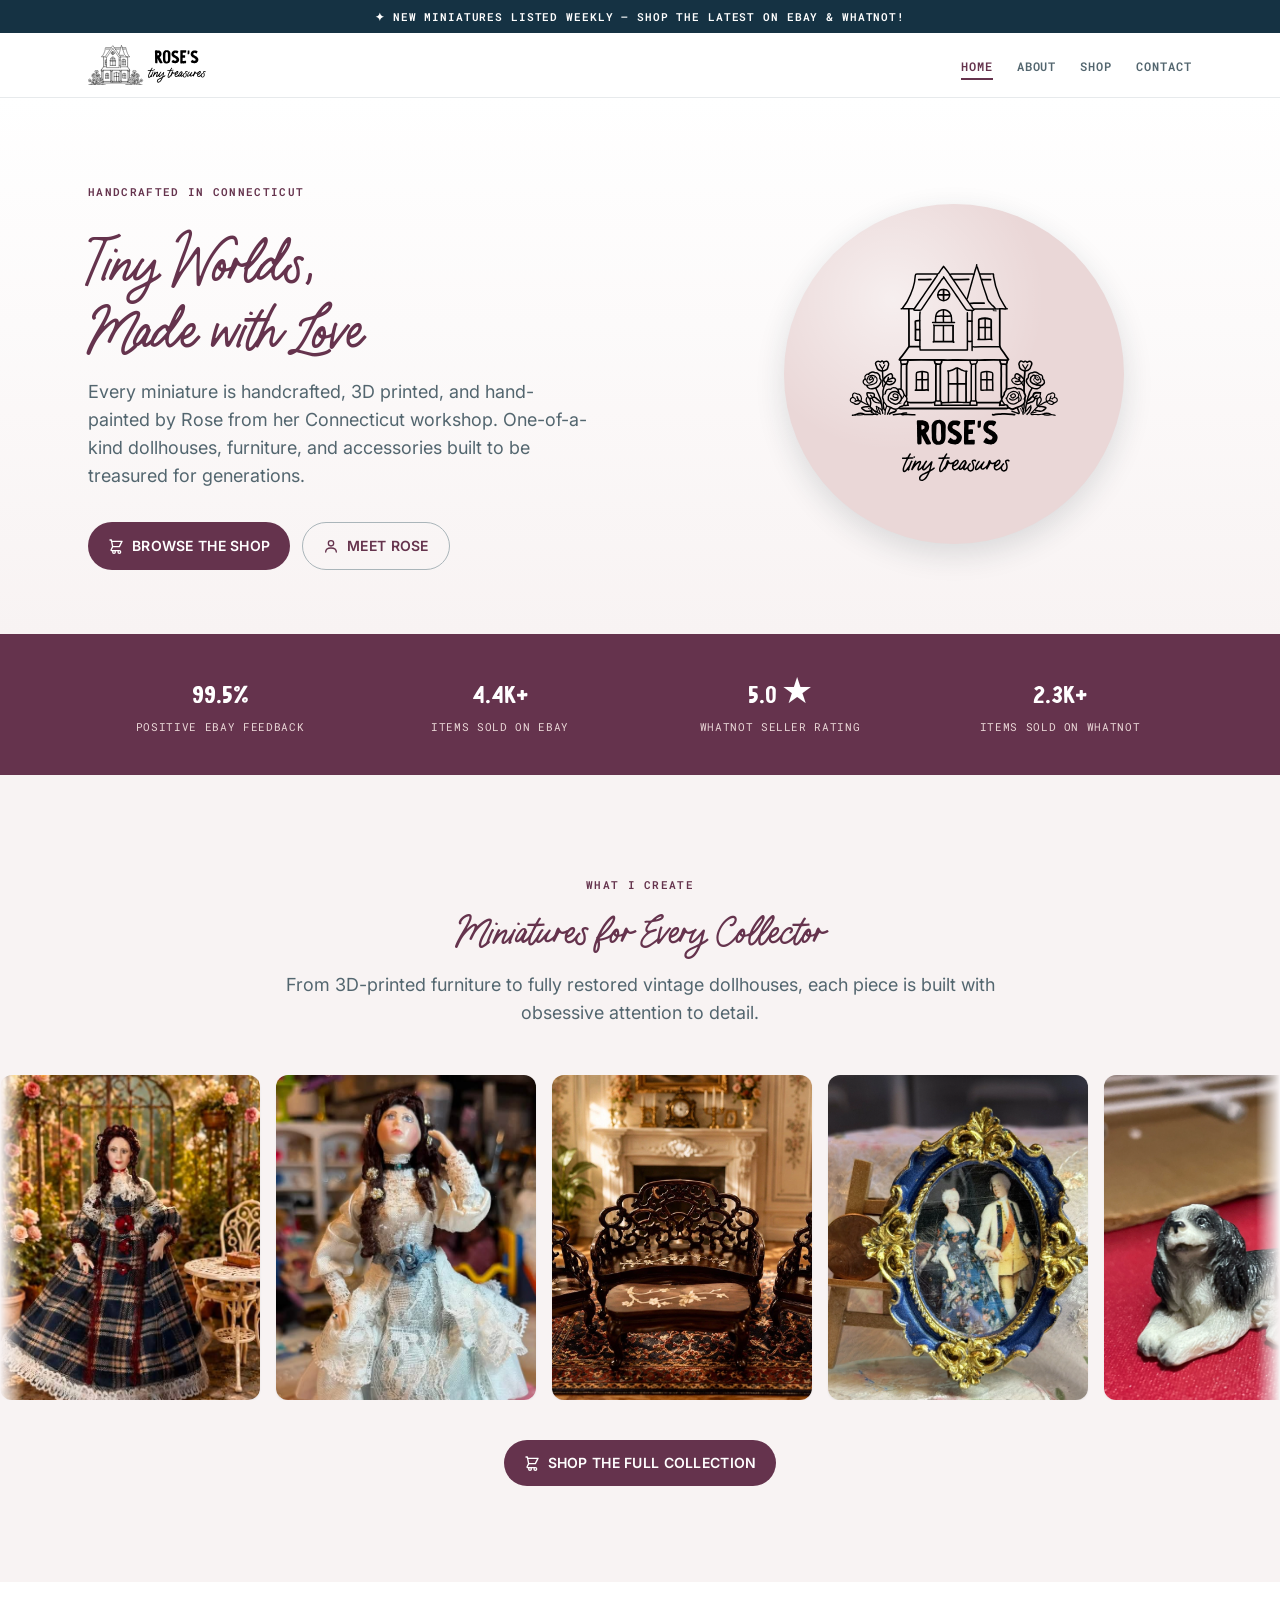
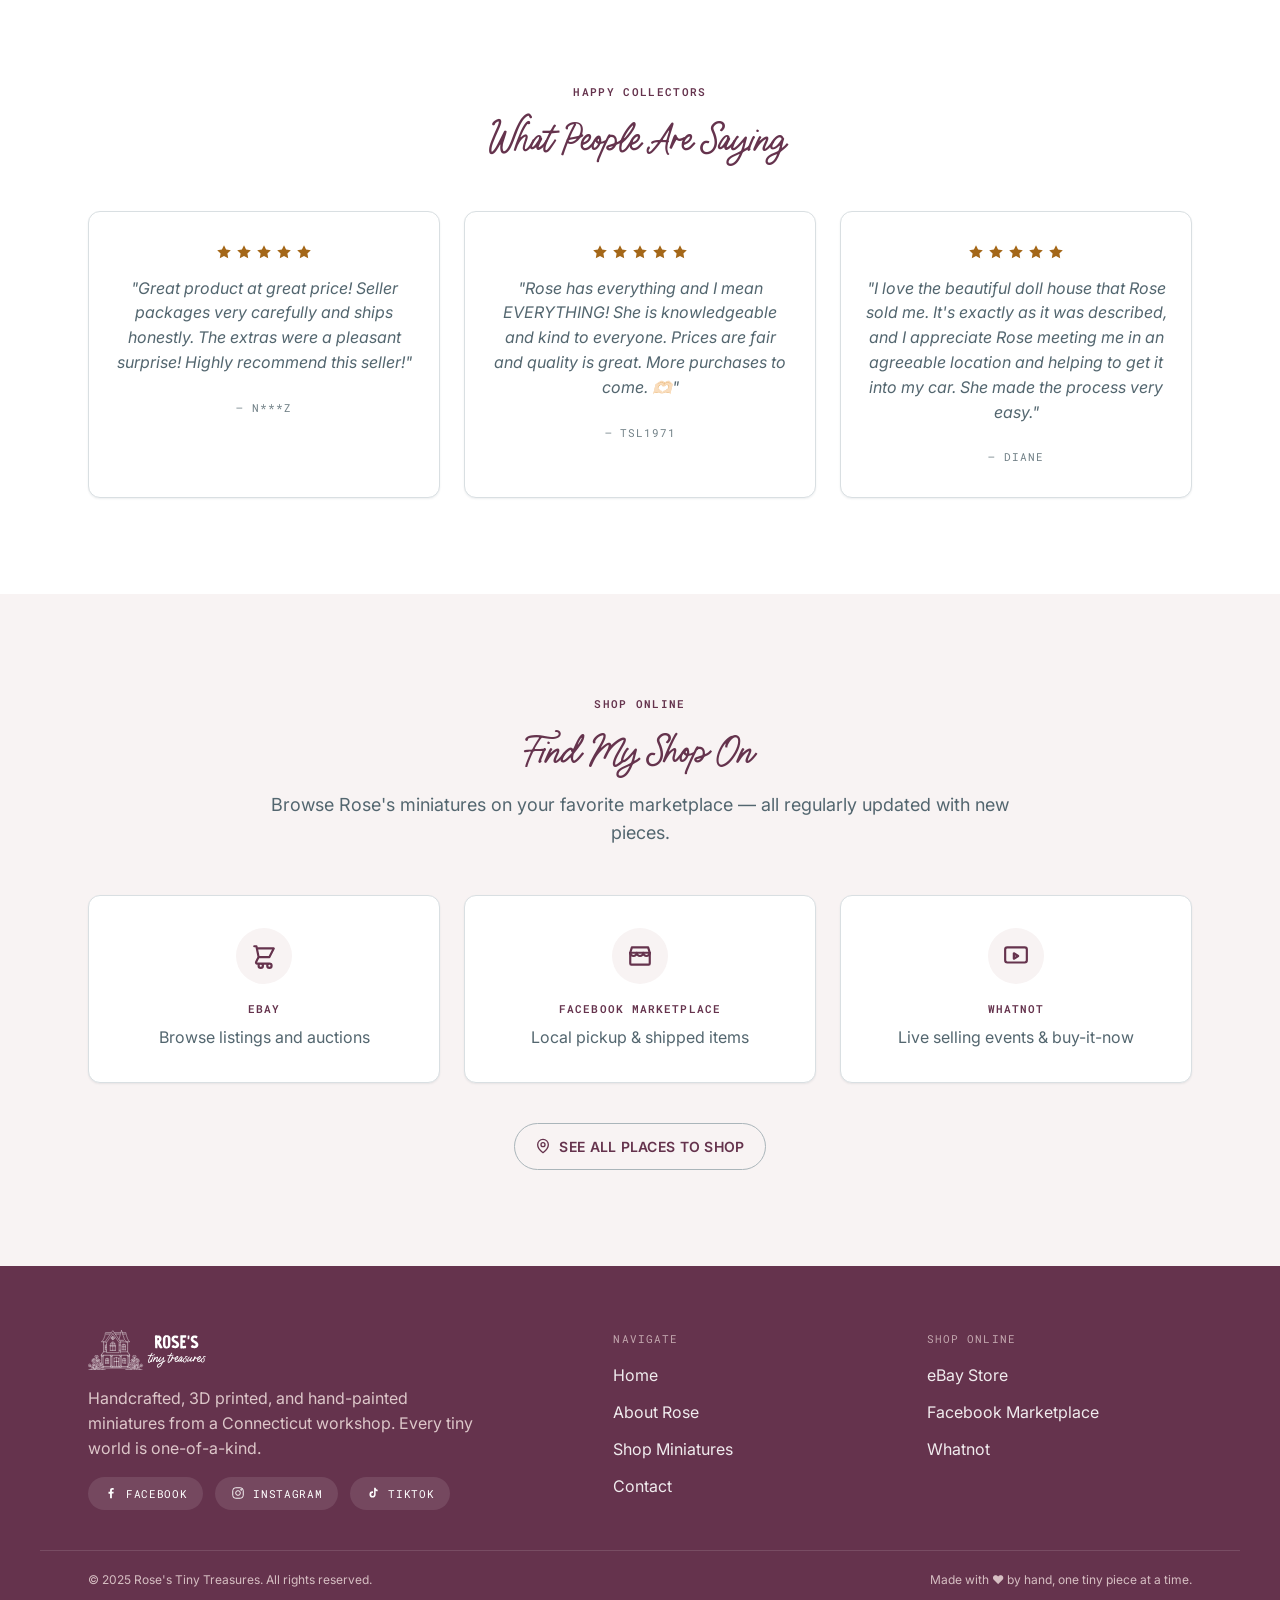
<file: index.html>
<!doctype html>
<html lang="en">
<head>
<meta charset="UTF-8" />
<meta name="viewport" content="width=device-width, initial-scale=1.0" />
<title>Rose's Tiny Treasures | Handcrafted Miniatures &amp; Dollhouses</title>
<meta name="description" content="Handcrafted, 3D printed, and hand-painted miniatures and dollhouses from Rose's Connecticut workshop. Shop on eBay, Facebook Marketplace, and Whatnot." />

<link rel="icon" type="image/svg+xml" href="assets/images/logo.svg" />

<link rel="preconnect" href="https://fonts.googleapis.com" />
<link rel="preconnect" href="https://fonts.gstatic.com" crossorigin />
<link href="https://fonts.googleapis.com/css2?family=Inter:wght@400;500;600;700&amp;family=Roboto+Mono:wght@500;600&amp;display=swap" rel="stylesheet" />

<link rel="stylesheet" href="css/fonts.css" />
<link rel="stylesheet" href="css/styles.css?v=9" />
</head>
<body>

<!-- ============ Announcement bar ============ -->
<div class="announcement">
  <div class="container announcement__inner">
    ✦ New miniatures listed weekly — shop the latest on eBay &amp; Whatnot!
  </div>
</div>

<!-- ============ Header ============ -->
<header class="site-header" id="home">
  <div class="container site-header__inner">
    <a href="#home" class="logo">
      <img class="logo__mark" src="assets/images/logo-horizontal.svg" alt="Rose's Tiny Treasures" />
    </a>

    <nav class="nav" aria-label="Primary">
      <ul class="nav__links">
        <li><a href="#home" aria-current="page">Home</a></li>
        <li><a href="pages/about.html">About</a></li>
        <li><a href="pages/shop.html">Shop</a></li>
        <li><a href="pages/contact.html">Contact</a></li>
      </ul>
    </nav>
    <button class="nav-toggle" aria-label="Open menu" aria-expanded="false" aria-controls="mobile-menu">
      <svg viewBox="0 0 24 24" fill="none" stroke="currentColor" stroke-width="2" stroke-linecap="round"><line x1="3" y1="6" x2="21" y2="6"/><line x1="3" y1="12" x2="21" y2="12"/><line x1="3" y1="18" x2="21" y2="18"/></svg>
    </button>

  </div>

  <nav id="mobile-menu" class="mobile-nav" aria-label="Mobile">
    <a href="#home">Home</a>
    <a href="pages/about.html">About</a>
    <a href="pages/shop.html">Shop</a>
    <a href="pages/contact.html" class="button button--filled">Contact</a>
  </nav>

</header>

<main id="main">

  <!-- ============ Hero ============ -->
  <section class="hero">
    <div class="container hero__inner">
      <div>
        <p class="eyebrow">
          Handcrafted in Connecticut
        </p>
        <h1 class="hero__title">Tiny Worlds,<br />Made with Love</h1>
        <p class="hero__text">Every miniature is handcrafted, 3D printed, and hand-painted by Rose from her Connecticut workshop. One-of-a-kind dollhouses, furniture, and accessories built to be treasured for generations.</p>
        <div class="hero__actions">
          <a href="pages/shop.html" class="button button--filled">
            <svg viewBox="0 0 24 24" fill="none" stroke="currentColor" stroke-width="2" stroke-linecap="round" stroke-linejoin="round"><path d="M3 3h2l.4 2M7 13h10l4-8H5.4M7 13L5.4 5M7 13l-2.3 4.6A1 1 0 0 0 5.6 19H17M17 19a2 2 0 1 0 0 4 2 2 0 0 0 0-4zM9 19a2 2 0 1 0 0 4 2 2 0 0 0 0-4z"/></svg>
            Browse the Shop
          </a>
          <a href="pages/about.html" class="button button--outlined">
            <svg viewBox="0 0 24 24" fill="none" stroke="currentColor" stroke-width="2" stroke-linecap="round" stroke-linejoin="round"><circle cx="12" cy="8" r="4"/><path d="M4 21c0-4 4-6 8-6s8 2 8 6"/></svg>
            Meet Rose
          </a>
        </div>
      </div>

      <div class="hero__art" aria-hidden="true">
        <div class="hero__art-circle">
          <img src="assets/images/logo.svg" alt="" width="220" height="220" />
        </div>
      </div>
    </div>
  </section>

  <!-- ============ Stats band ============ -->
  <section class="stats">
    <div class="container stats__grid">
      <div class="stat">
        <div class="stat__value">99.5%</div>
        <div class="stat__label">Positive eBay feedback</div>
      </div>
      <div class="stat">
        <div class="stat__value">4.4K+</div>
        <div class="stat__label">Items sold on eBay</div>
      </div>
      <div class="stat">
        <div class="stat__value">5.0 ★</div>
        <div class="stat__label">Whatnot seller rating</div>
      </div>
      <div class="stat">
        <div class="stat__value">2.3K+</div>
        <div class="stat__label">Items sold on Whatnot</div>
      </div>
    </div>
  </section>

  <!-- ============ What I Create ============ -->
  <section class="section section--alt" id="shop">
    <div class="container">
      <div class="section__head">
        <p class="eyebrow">
          What I Create
        </p>
        <h2 class="section-title">Miniatures for Every Collector</h2>
        <p class="section-subtitle">From 3D-printed furniture to fully restored vintage dollhouses, each piece is built with obsessive attention to detail.</p>
      </div>

      <div class="gallery">
        <div class="gallery__track">
        <div class="gallery__item">
          <img src="assets/images/work-doll-garden.jpg" alt="Hand-painted Victorian lady miniature by Rose, styled in a garden setting" />
        </div>
        <div class="gallery__item">
          <img src="assets/images/work-doll-front.jpg" alt="Hand-painted Victorian lady miniature by Rose, front view" />
        </div>
        <div class="gallery__item">
          <img src="assets/images/work-furniture-set.webp" alt="Hand-carved miniature Victorian parlor furniture set by Rose" />
        </div>
        <div class="gallery__item">
          <img src="assets/images/work-frame-couple-blue.webp" alt="Miniature Victorian portrait frame, hand-painted by Rose" />
        </div>
        <div class="gallery__item">
          <img src="assets/images/work-dog-figurine.webp" alt="Hand-painted miniature spaniel figurine by Rose" />
        </div>
        <div class="gallery__item">
          <img src="assets/images/work-pie-kiwi.webp" alt="Miniature kiwi tart handmade by Rose" />
        </div>
        <div class="gallery__item">
          <img src="assets/images/work-doll-back.jpg" alt="Hand-painted Victorian lady miniature by Rose, back view showing hair detail" />
        </div>
        <div class="gallery__item">
          <img src="assets/images/work-frame-marie-antoinette.webp" alt="Miniature Marie Antoinette portrait frame, hand-painted by Rose" />
        </div>
        <div class="gallery__item">
          <img src="assets/images/work-seahorse.webp" alt="3D printed and hand-painted seahorse miniature by Rose" />
        </div>
        <div class="gallery__item">
          <img src="assets/images/work-tarte-fruit.webp" alt="Miniature mixed fruit tart handmade by Rose" />
        </div>
        <div class="gallery__item">
          <img src="assets/images/work-fish-rocker.webp" alt="3D printed miniature fish rocker by Rose" />
        </div>
        <div class="gallery__item">
          <img src="assets/images/work-doll-collage.jpg" alt="A collection of Rose's hand-painted miniature dolls" />
        </div>
        <div class="gallery__item">
          <img src="assets/images/work-frame-couple-red.webp" alt="Miniature Victorian portrait frame in red and gold, hand-painted by Rose" />
        </div>
        <div class="gallery__item">
          <img src="assets/images/work-crab-figurine.webp" alt="3D printed miniature crab figurine by Rose" />
        </div>
        <div class="gallery__item">
          <img src="assets/images/work-pie-apple-crumb.webp" alt="Miniature apple crumb pie handmade by Rose" />
        </div>
        <div class="gallery__item">
          <img src="assets/images/work-lemon-board.webp" alt="Miniature lemon cutting board handmade by Rose" />
        </div>
        <div class="gallery__item">
          <img src="assets/images/work-basket.webp" alt="3D printed miniature market basket by Rose" />
        </div>
        <div class="gallery__item">
          <img src="assets/images/work-folding-screen.webp" alt="Hand-painted miniature folding screen by Rose" />
        </div>
        <div class="gallery__item">
          <img src="assets/images/work-nautical-tile-navy.jpg" alt="3D printed nautical anchor and ship's wheel tile panels by Rose" />
        </div>
        <div class="gallery__item">
          <img src="assets/images/work-octopus-frame.jpg" alt="Gold octopus medallion frame handmade by Rose" />
        </div>
        <div class="gallery__item">
          <img src="assets/images/work-frame-blue-portrait.jpg" alt="Miniature portrait in a blue and gold frame, handmade by Rose" />
        </div>
        <div class="gallery__item">
          <img src="assets/images/work-tricycle.png" alt="Hand-painted miniature tricycle toy by Rose" />
        </div>
        <div class="gallery__item">
          <img src="assets/images/work-tapestry-mirror.png" alt="Miniature gold tapestry mirror handmade by Rose" />
        </div>
        <div class="gallery__item">
          <img src="assets/images/work-doll-cream-lace.jpg" alt="Hand-painted miniature doll in a cream lace gown by Rose" />
        </div>
        <div class="gallery__item">
          <img src="assets/images/work-doll-leopard-tophat.jpg" alt="Hand-painted miniature doll in a leopard print vest and top hat by Rose" />
        </div>
        </div>
        <div class="gallery__track" aria-hidden="true">
        <div class="gallery__item">
          <img src="assets/images/work-doll-garden.jpg" alt="Hand-painted Victorian lady miniature by Rose, styled in a garden setting" />
        </div>
        <div class="gallery__item">
          <img src="assets/images/work-doll-front.jpg" alt="Hand-painted Victorian lady miniature by Rose, front view" />
        </div>
        <div class="gallery__item">
          <img src="assets/images/work-furniture-set.webp" alt="Hand-carved miniature Victorian parlor furniture set by Rose" />
        </div>
        <div class="gallery__item">
          <img src="assets/images/work-frame-couple-blue.webp" alt="Miniature Victorian portrait frame, hand-painted by Rose" />
        </div>
        <div class="gallery__item">
          <img src="assets/images/work-dog-figurine.webp" alt="Hand-painted miniature spaniel figurine by Rose" />
        </div>
        <div class="gallery__item">
          <img src="assets/images/work-pie-kiwi.webp" alt="Miniature kiwi tart handmade by Rose" />
        </div>
        <div class="gallery__item">
          <img src="assets/images/work-doll-back.jpg" alt="Hand-painted Victorian lady miniature by Rose, back view showing hair detail" />
        </div>
        <div class="gallery__item">
          <img src="assets/images/work-frame-marie-antoinette.webp" alt="Miniature Marie Antoinette portrait frame, hand-painted by Rose" />
        </div>
        <div class="gallery__item">
          <img src="assets/images/work-seahorse.webp" alt="3D printed and hand-painted seahorse miniature by Rose" />
        </div>
        <div class="gallery__item">
          <img src="assets/images/work-tarte-fruit.webp" alt="Miniature mixed fruit tart handmade by Rose" />
        </div>
        <div class="gallery__item">
          <img src="assets/images/work-fish-rocker.webp" alt="3D printed miniature fish rocker by Rose" />
        </div>
        <div class="gallery__item">
          <img src="assets/images/work-doll-collage.jpg" alt="A collection of Rose's hand-painted miniature dolls" />
        </div>
        <div class="gallery__item">
          <img src="assets/images/work-frame-couple-red.webp" alt="Miniature Victorian portrait frame in red and gold, hand-painted by Rose" />
        </div>
        <div class="gallery__item">
          <img src="assets/images/work-crab-figurine.webp" alt="3D printed miniature crab figurine by Rose" />
        </div>
        <div class="gallery__item">
          <img src="assets/images/work-pie-apple-crumb.webp" alt="Miniature apple crumb pie handmade by Rose" />
        </div>
        <div class="gallery__item">
          <img src="assets/images/work-lemon-board.webp" alt="Miniature lemon cutting board handmade by Rose" />
        </div>
        <div class="gallery__item">
          <img src="assets/images/work-basket.webp" alt="3D printed miniature market basket by Rose" />
        </div>
        <div class="gallery__item">
          <img src="assets/images/work-folding-screen.webp" alt="Hand-painted miniature folding screen by Rose" />
        </div>
        <div class="gallery__item">
          <img src="assets/images/work-nautical-tile-navy.jpg" alt="3D printed nautical anchor and ship's wheel tile panels by Rose" />
        </div>
        <div class="gallery__item">
          <img src="assets/images/work-octopus-frame.jpg" alt="Gold octopus medallion frame handmade by Rose" />
        </div>
        <div class="gallery__item">
          <img src="assets/images/work-frame-blue-portrait.jpg" alt="Miniature portrait in a blue and gold frame, handmade by Rose" />
        </div>
        <div class="gallery__item">
          <img src="assets/images/work-tricycle.png" alt="Hand-painted miniature tricycle toy by Rose" />
        </div>
        <div class="gallery__item">
          <img src="assets/images/work-tapestry-mirror.png" alt="Miniature gold tapestry mirror handmade by Rose" />
        </div>
        <div class="gallery__item">
          <img src="assets/images/work-doll-cream-lace.jpg" alt="Hand-painted miniature doll in a cream lace gown by Rose" />
        </div>
        <div class="gallery__item">
          <img src="assets/images/work-doll-leopard-tophat.jpg" alt="Hand-painted miniature doll in a leopard print vest and top hat by Rose" />
        </div>
        </div>
      </div>

      <div class="gallery__cta">
        <a href="pages/shop.html" class="button button--filled">
          <svg viewBox="0 0 24 24" fill="none" stroke="currentColor" stroke-width="2" stroke-linecap="round" stroke-linejoin="round"><path d="M3 3h2l.4 2M7 13h10l4-8H5.4M7 13L5.4 5M7 13l-2.3 4.6A1 1 0 0 0 5.6 19H17M17 19a2 2 0 1 0 0 4 2 2 0 0 0 0-4zM9 19a2 2 0 1 0 0 4 2 2 0 0 0 0-4z"/></svg>
          Shop the Full Collection
        </a>
      </div>
    </div>
  </section>

  <!-- ============ Testimonials ============ -->
  <section class="section">
    <div class="container">
      <div class="section__head">
        <p class="eyebrow">
          Happy Collectors
        </p>
        <h2 class="section-title">What People Are Saying</h2>
      </div>

      <div class="card-grid card-grid--3">
        <article class="card card--center">
          <div class="testimonial__stars" aria-hidden="true">
            <svg viewBox="0 0 20 20" fill="currentColor"><path d="M10 1.5l2.6 5.3 5.9.9-4.25 4.1 1 5.9L10 14.9l-5.25 2.8 1-5.9L1.5 7.7l5.9-.9z"/></svg>
            <svg viewBox="0 0 20 20" fill="currentColor"><path d="M10 1.5l2.6 5.3 5.9.9-4.25 4.1 1 5.9L10 14.9l-5.25 2.8 1-5.9L1.5 7.7l5.9-.9z"/></svg>
            <svg viewBox="0 0 20 20" fill="currentColor"><path d="M10 1.5l2.6 5.3 5.9.9-4.25 4.1 1 5.9L10 14.9l-5.25 2.8 1-5.9L1.5 7.7l5.9-.9z"/></svg>
            <svg viewBox="0 0 20 20" fill="currentColor"><path d="M10 1.5l2.6 5.3 5.9.9-4.25 4.1 1 5.9L10 14.9l-5.25 2.8 1-5.9L1.5 7.7l5.9-.9z"/></svg>
            <svg viewBox="0 0 20 20" fill="currentColor"><path d="M10 1.5l2.6 5.3 5.9.9-4.25 4.1 1 5.9L10 14.9l-5.25 2.8 1-5.9L1.5 7.7l5.9-.9z"/></svg>
          </div>
          <p class="testimonial__quote">"Great product at great price! Seller packages very carefully and ships honestly. The extras were a pleasant surprise! Highly recommend this seller!"</p>
          <p class="testimonial__author">— n***z</p>
        </article>
        <article class="card card--center">
          <div class="testimonial__stars" aria-hidden="true">
            <svg viewBox="0 0 20 20" fill="currentColor"><path d="M10 1.5l2.6 5.3 5.9.9-4.25 4.1 1 5.9L10 14.9l-5.25 2.8 1-5.9L1.5 7.7l5.9-.9z"/></svg>
            <svg viewBox="0 0 20 20" fill="currentColor"><path d="M10 1.5l2.6 5.3 5.9.9-4.25 4.1 1 5.9L10 14.9l-5.25 2.8 1-5.9L1.5 7.7l5.9-.9z"/></svg>
            <svg viewBox="0 0 20 20" fill="currentColor"><path d="M10 1.5l2.6 5.3 5.9.9-4.25 4.1 1 5.9L10 14.9l-5.25 2.8 1-5.9L1.5 7.7l5.9-.9z"/></svg>
            <svg viewBox="0 0 20 20" fill="currentColor"><path d="M10 1.5l2.6 5.3 5.9.9-4.25 4.1 1 5.9L10 14.9l-5.25 2.8 1-5.9L1.5 7.7l5.9-.9z"/></svg>
            <svg viewBox="0 0 20 20" fill="currentColor"><path d="M10 1.5l2.6 5.3 5.9.9-4.25 4.1 1 5.9L10 14.9l-5.25 2.8 1-5.9L1.5 7.7l5.9-.9z"/></svg>
          </div>
          <p class="testimonial__quote">"Rose has everything and I mean EVERYTHING! She is knowledgeable and kind to everyone. Prices are fair and quality is great. More purchases to come. 🫶🏻"</p>
          <p class="testimonial__author">— tsl1971</p>
        </article>
        <article class="card card--center">
          <div class="testimonial__stars" aria-hidden="true">
            <svg viewBox="0 0 20 20" fill="currentColor"><path d="M10 1.5l2.6 5.3 5.9.9-4.25 4.1 1 5.9L10 14.9l-5.25 2.8 1-5.9L1.5 7.7l5.9-.9z"/></svg>
            <svg viewBox="0 0 20 20" fill="currentColor"><path d="M10 1.5l2.6 5.3 5.9.9-4.25 4.1 1 5.9L10 14.9l-5.25 2.8 1-5.9L1.5 7.7l5.9-.9z"/></svg>
            <svg viewBox="0 0 20 20" fill="currentColor"><path d="M10 1.5l2.6 5.3 5.9.9-4.25 4.1 1 5.9L10 14.9l-5.25 2.8 1-5.9L1.5 7.7l5.9-.9z"/></svg>
            <svg viewBox="0 0 20 20" fill="currentColor"><path d="M10 1.5l2.6 5.3 5.9.9-4.25 4.1 1 5.9L10 14.9l-5.25 2.8 1-5.9L1.5 7.7l5.9-.9z"/></svg>
            <svg viewBox="0 0 20 20" fill="currentColor"><path d="M10 1.5l2.6 5.3 5.9.9-4.25 4.1 1 5.9L10 14.9l-5.25 2.8 1-5.9L1.5 7.7l5.9-.9z"/></svg>
          </div>
          <p class="testimonial__quote">"I love the beautiful doll house that Rose sold me. It's exactly as it was described, and I appreciate Rose meeting me in an agreeable location and helping to get it into my car. She made the process very easy."</p>
          <p class="testimonial__author">— Diane</p>
        </article>
      </div>
    </div>
  </section>

  <!-- ============ Find My Shop On ============ -->
  <section class="section section--alt" id="shop-online">
    <div class="container">
      <div class="section__head">
        <p class="eyebrow">
          Shop Online
        </p>
        <h2 class="section-title">Find My Shop On</h2>
        <p class="section-subtitle">Browse Rose's miniatures on your favorite marketplace — all regularly updated with new pieces.</p>
      </div>

      <div class="card-grid card-grid--3">
        <a class="card card--center" href="https://www.ebay.com/usr/rose11597" target="_blank" rel="noopener">
          <div class="card__icon" aria-hidden="true">
            <svg viewBox="0 0 24 24" fill="none" stroke="currentColor" stroke-width="2" stroke-linecap="round" stroke-linejoin="round"><path d="M3 3h2l.4 2M7 13h10l4-8H5.4M7 13L5.4 5M7 13l-2.3 4.6A1 1 0 0 0 5.6 19H17M17 19a2 2 0 1 0 0 4 2 2 0 0 0 0-4zM9 19a2 2 0 1 0 0 4 2 2 0 0 0 0-4z"/></svg>
          </div>
          <p class="card__eyebrow">eBay</p>
          <p class="card__text">Browse listings and auctions</p>
        </a>
        <a class="card card--center" href="https://www.facebook.com/marketplace/profile/100093416240074/" target="_blank" rel="noopener">
          <div class="card__icon" aria-hidden="true">
            <svg viewBox="0 0 24 24" fill="none" stroke="currentColor" stroke-width="2" stroke-linecap="round" stroke-linejoin="round"><path d="M3 9l1.5-5h15L21 9"/><path d="M3 9h18v10a1 1 0 0 1-1 1H4a1 1 0 0 1-1-1V9z"/><path d="M3 9a3 3 0 0 0 6 0 3 3 0 0 0 6 0 3 3 0 0 0 6 0"/></svg>
          </div>
          <p class="card__eyebrow">Facebook Marketplace</p>
          <p class="card__text">Local pickup &amp; shipped items</p>
        </a>
        <a class="card card--center" href="https://www.whatnot.com/s/6jd6Psl3" target="_blank" rel="noopener">
          <div class="card__icon" aria-hidden="true">
            <svg viewBox="0 0 24 24" fill="none" stroke="currentColor" stroke-width="2" stroke-linecap="round" stroke-linejoin="round"><rect x="2" y="4" width="20" height="14" rx="2"/><path d="M10 9.5v5l4-2.5z"/></svg>
          </div>
          <p class="card__eyebrow">Whatnot</p>
          <p class="card__text">Live selling events &amp; buy-it-now</p>
        </a>
      </div>

      <div class="shop-cta">
        <a href="pages/shop.html" class="button button--outlined">
          <svg viewBox="0 0 24 24" fill="none" stroke="currentColor" stroke-width="2" stroke-linecap="round" stroke-linejoin="round"><path d="M20 10c0 6-8 12-8 12s-8-6-8-12a8 8 0 0 1 16 0z"/><circle cx="12" cy="10" r="3"/></svg>
          See All Places to Shop
        </a>
      </div>
    </div>
  </section>

</main>

<!-- ============ Footer ============ -->
<footer class="site-footer" id="contact">
  <div class="container footer__grid">
    <div>
      <a href="#home" class="logo">
        <img class="logo__mark" src="assets/images/logo-horizontal.svg" alt="Rose's Tiny Treasures" />
      </a>
      <p class="footer__desc">Handcrafted, 3D printed, and hand-painted miniatures from a Connecticut workshop. Every tiny world is one-of-a-kind.</p>
      <div class="footer__social">
        <a class="social-link" href="https://www.facebook.com/rosestinytreasures" target="_blank" rel="noopener">
          <svg viewBox="0 0 24 24" fill="currentColor"><path d="M13.5 21v-8h2.7l.4-3.1h-3.1V8c0-.9.25-1.5 1.55-1.5H16.7V3.7C16.4 3.65 15.4 3.55 14.25 3.55c-2.3 0-3.85 1.4-3.85 4V10H7.7v3.1h2.7v8h3.1z"/></svg>
          Facebook
        </a>
        <a class="social-link" href="https://www.instagram.com/rosestinytreasures2024/" target="_blank" rel="noopener">
          <svg viewBox="0 0 24 24" fill="none" stroke="currentColor" stroke-width="1.6"><rect x="3" y="3" width="18" height="18" rx="5"/><circle cx="12" cy="12" r="4"/><circle cx="17.5" cy="6.5" r="1"/></svg>
          Instagram
        </a>
        <a class="social-link" href="https://www.tiktok.com/@iluvu24ever" target="_blank" rel="noopener">
          <svg viewBox="0 0 24 24" fill="currentColor"><path d="M16.5 3c.3 1.9 1.6 3.3 3.5 3.5v2.7c-1.3 0-2.5-.4-3.5-1.1v6.4a5.3 5.3 0 1 1-5.3-5.3c.3 0 .6 0 .9.1v2.8a2.5 2.5 0 1 0 1.8 2.4V3h2.6z"/></svg>
          TikTok
        </a>
      </div>
    </div>

    <div class="footer__col">
      <p class="footer__col-title">Navigate</p>
      <ul>
        <li><a href="#home">Home</a></li>
        <li><a href="pages/about.html">About Rose</a></li>
        <li><a href="pages/shop.html">Shop Miniatures</a></li>
        <li><a href="pages/contact.html">Contact</a></li>
      </ul>
    </div>

    <div class="footer__col">
      <p class="footer__col-title">Shop Online</p>
      <ul>
        <li><a href="https://www.ebay.com/usr/rose11597" target="_blank" rel="noopener">eBay Store</a></li>
        <li><a href="https://www.facebook.com/marketplace/profile/100093416240074/" target="_blank" rel="noopener">Facebook Marketplace</a></li>
        <li><a href="https://www.whatnot.com/s/6jd6Psl3" target="_blank" rel="noopener">Whatnot</a></li>
      </ul>
    </div>
  </div>

  <div class="container footer__bottom">
    <span>© 2025 Rose's Tiny Treasures. All rights reserved.</span>
    <span>Made with ♥ by hand, one tiny piece at a time.</span>
  </div>
</footer>

<script src="js/main.js?v=6"></script>
</body>
</html>
</file>
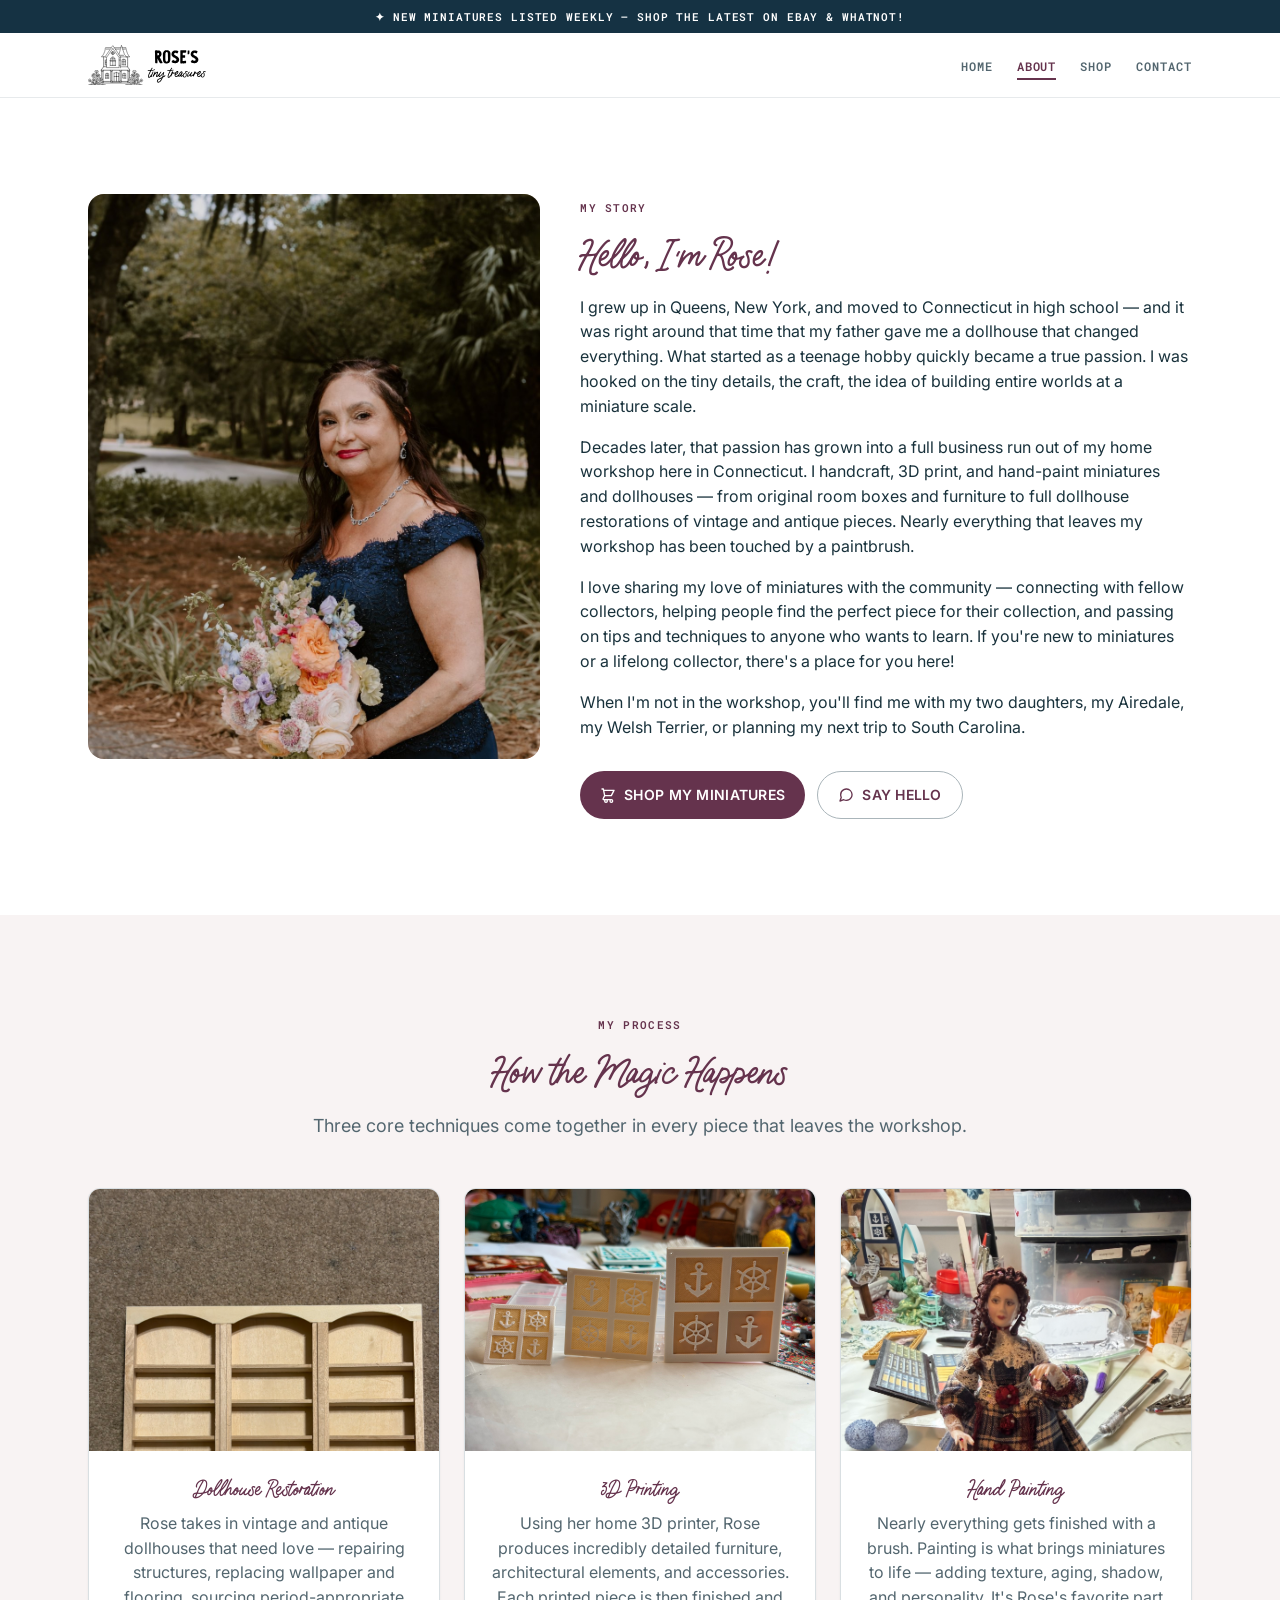
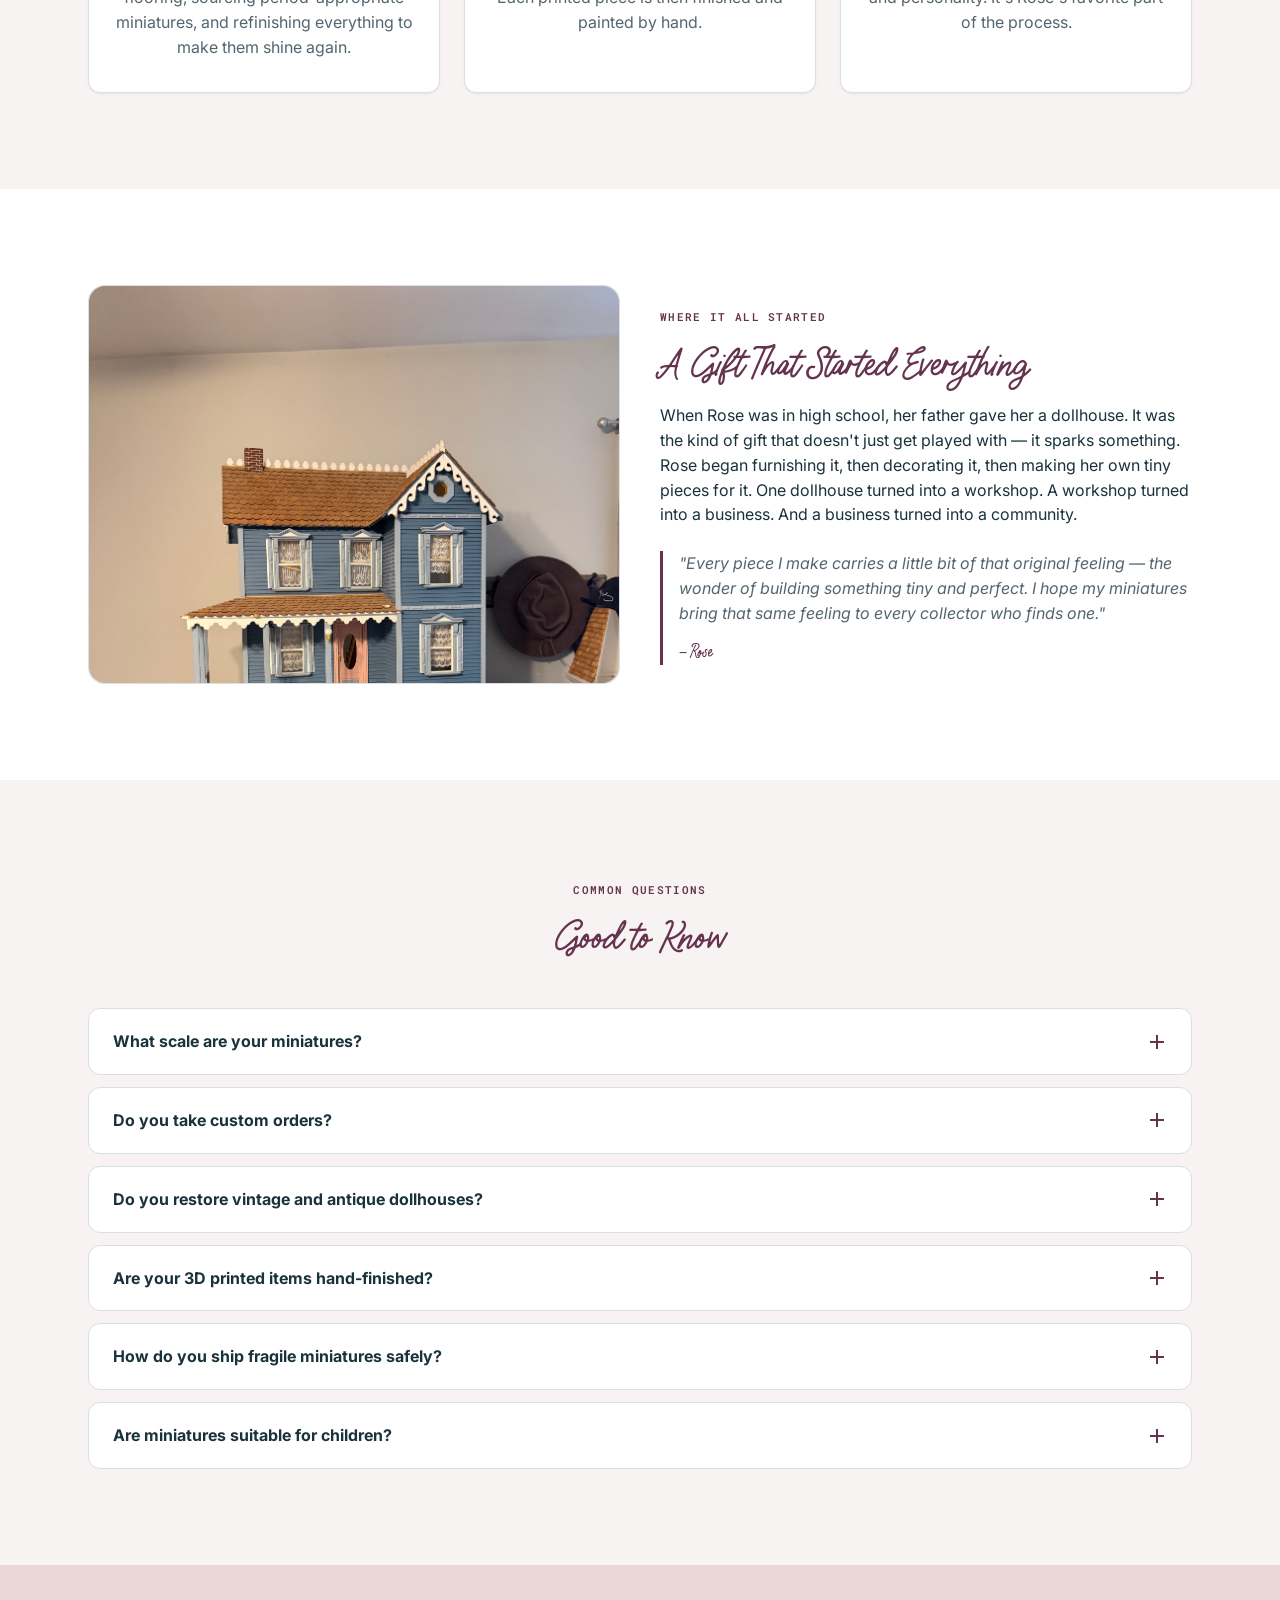
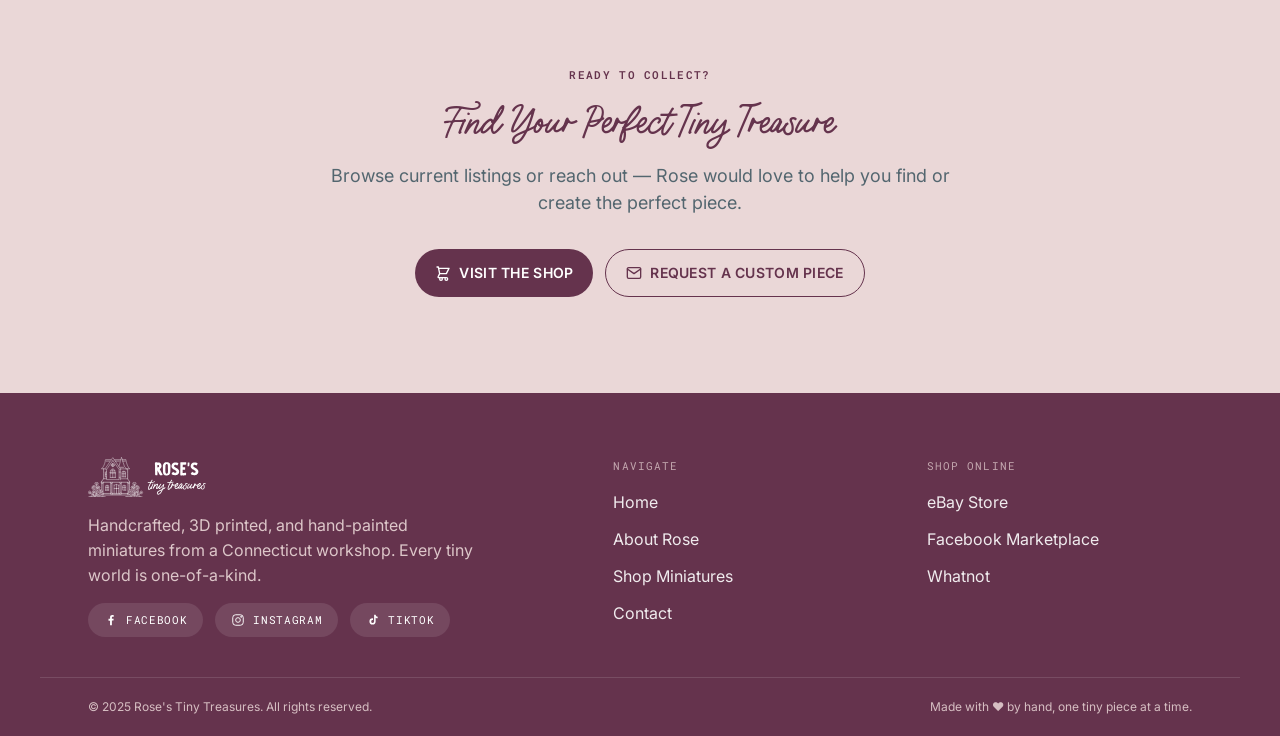
<file: pages/about.html>
<!doctype html>
<html lang="en">
<head>
<meta charset="UTF-8" />
<meta name="viewport" content="width=device-width, initial-scale=1.0" />
<title>About Rose | Rose's Tiny Treasures</title>
<meta name="description" content="Meet Rose — the maker behind Rose's Tiny Treasures. From a Queens childhood to a Connecticut workshop, every tiny world has a story." />

<link rel="icon" type="image/svg+xml" href="../assets/images/logo.svg" />

<link rel="preconnect" href="https://fonts.googleapis.com" />
<link rel="preconnect" href="https://fonts.gstatic.com" crossorigin />
<link href="https://fonts.googleapis.com/css2?family=Inter:wght@400;500;600;700&amp;family=Roboto+Mono:wght@500;600&amp;display=swap" rel="stylesheet" />

<link rel="stylesheet" href="../css/fonts.css" />
<link rel="stylesheet" href="../css/styles.css?v=9" />
</head>
<body>

<!-- ============ Announcement bar ============ -->
<div class="announcement">
  <div class="container announcement__inner">
    ✦ New miniatures listed weekly — shop the latest on eBay &amp; Whatnot!
  </div>
</div>

<!-- ============ Header ============ -->
<header class="site-header">
  <div class="container site-header__inner">
    <a href="../index.html" class="logo">
      <img class="logo__mark" src="../assets/images/logo-horizontal.svg" alt="Rose's Tiny Treasures" />
    </a>

    <nav class="nav" aria-label="Primary">
      <ul class="nav__links">
        <li><a href="../index.html">Home</a></li>
        <li><a href="about.html" aria-current="page">About</a></li>
        <li><a href="shop.html">Shop</a></li>
        <li><a href="contact.html">Contact</a></li>
      </ul>
    </nav>
    <button class="nav-toggle" aria-label="Open menu" aria-expanded="false" aria-controls="mobile-menu">
      <svg viewBox="0 0 24 24" fill="none" stroke="currentColor" stroke-width="2" stroke-linecap="round"><line x1="3" y1="6" x2="21" y2="6"/><line x1="3" y1="12" x2="21" y2="12"/><line x1="3" y1="18" x2="21" y2="18"/></svg>
    </button>

  </div>

  <nav id="mobile-menu" class="mobile-nav" aria-label="Mobile">
    <a href="../index.html">Home</a>
    <a href="about.html">About</a>
    <a href="shop.html">Shop</a>
    <a href="contact.html" class="button button--filled">Contact</a>
  </nav>

</header>

<main id="main">

  <!-- ============ My Story ============ -->
  <section class="section">
    <div class="container story__inner story">
      <div class="story__portrait">
        <img src="../assets/images/rose-portrait.jpg" alt="Rose, the maker behind Rose's Tiny Treasures" />
      </div>
      <div>
        <p class="eyebrow">
          My Story
        </p>
        <h1 class="section-title">Hello, I'm Rose!</h1>
        <p>I grew up in Queens, New York, and moved to Connecticut in high school — and it was right around that time that my father gave me a dollhouse that changed everything. What started as a teenage hobby quickly became a true passion. I was hooked on the tiny details, the craft, the idea of building entire worlds at a miniature scale.</p>
        <p>Decades later, that passion has grown into a full business run out of my home workshop here in Connecticut. I handcraft, 3D print, and hand-paint miniatures and dollhouses — from original room boxes and furniture to full dollhouse restorations of vintage and antique pieces. Nearly everything that leaves my workshop has been touched by a paintbrush.</p>
        <p>I love sharing my love of miniatures with the community — connecting with fellow collectors, helping people find the perfect piece for their collection, and passing on tips and techniques to anyone who wants to learn. If you're new to miniatures or a lifelong collector, there's a place for you here!</p>
        <p>When I'm not in the workshop, you'll find me with my two daughters, my Airedale, my Welsh Terrier, or planning my next trip to South Carolina.</p>
        <div class="story__actions">
          <a href="shop.html" class="button button--filled">
            <svg viewBox="0 0 24 24" fill="none" stroke="currentColor" stroke-width="2" stroke-linecap="round" stroke-linejoin="round"><path d="M3 3h2l.4 2M7 13h10l4-8H5.4M7 13L5.4 5M7 13l-2.3 4.6A1 1 0 0 0 5.6 19H17M17 19a2 2 0 1 0 0 4 2 2 0 0 0 0-4zM9 19a2 2 0 1 0 0 4 2 2 0 0 0 0-4z"/></svg>
            Shop My Miniatures
          </a>
          <a href="contact.html" class="button button--outlined">
            <svg viewBox="0 0 24 24" fill="none" stroke="currentColor" stroke-width="2" stroke-linecap="round" stroke-linejoin="round"><path d="M21 11.5a8.38 8.38 0 0 1-.9 3.8 8.5 8.5 0 0 1-7.6 4.7 8.38 8.38 0 0 1-3.8-.9L3 21l1.9-5.7a8.38 8.38 0 0 1-.9-3.8 8.5 8.5 0 0 1 4.7-7.6 8.38 8.38 0 0 1 3.8-.9h.5a8.48 8.48 0 0 1 8 8v.5z"/></svg>
            Say Hello
          </a>
        </div>
      </div>
    </div>
  </section>

  <!-- ============ My Process ============ -->
  <section class="section section--alt">
    <div class="container">
      <div class="section__head">
        <p class="eyebrow">
          My Process
        </p>
        <h2 class="section-title">How the Magic Happens</h2>
        <p class="section-subtitle">Three core techniques come together in every piece that leaves the workshop.</p>
      </div>

      <div class="card-grid card-grid--3">
        <article class="card card--center">
          <div class="card__media">
            <img src="../assets/images/work-bookshelf-raw.jpg" alt="An unfinished wooden dollhouse bookshelf piece in Rose's workshop, before staining and assembly" />
          </div>
          <h3 class="card__title">Dollhouse Restoration</h3>
          <p class="card__text">Rose takes in vintage and antique dollhouses that need love — repairing structures, replacing wallpaper and flooring, sourcing period-appropriate miniatures, and refinishing everything to make them shine again.</p>
        </article>
        <article class="card card--center">
          <div class="card__media">
            <img src="../assets/images/work-nautical-tile-raw.jpg" alt="Freshly 3D printed nautical tile panels by Rose, before staining and painting" />
          </div>
          <h3 class="card__title">3D Printing</h3>
          <p class="card__text">Using her home 3D printer, Rose produces incredibly detailed furniture, architectural elements, and accessories. Each printed piece is then finished and painted by hand.</p>
        </article>
        <article class="card card--center">
          <div class="card__media">
            <img src="../assets/images/work-doll-in-progress.jpg" alt="A miniature doll mid-assembly on Rose's workbench, surrounded by painting and sculpting tools" />
          </div>
          <h3 class="card__title">Hand Painting</h3>
          <p class="card__text">Nearly everything gets finished with a brush. Painting is what brings miniatures to life — adding texture, aging, shadow, and personality. It's Rose's favorite part of the process.</p>
        </article>
      </div>
    </div>
  </section>

  <!-- ============ Where It All Started ============ -->
  <section class="section origin">
    <div class="container origin__inner">
      <div class="origin__image">
        <img src="../assets/images/origin-dollhouse.jpg" alt="The Victorian dollhouse Rose's father gave her, the one that started it all" />
      </div>
      <div>
        <p class="eyebrow">Where It All Started</p>
        <h2 class="section-title">A Gift That Started Everything</h2>
        <p>When Rose was in high school, her father gave her a dollhouse. It was the kind of gift that doesn't just get played with — it sparks something. Rose began furnishing it, then decorating it, then making her own tiny pieces for it. One dollhouse turned into a workshop. A workshop turned into a business. And a business turned into a community.</p>
        <blockquote>
          "Every piece I make carries a little bit of that original feeling — the wonder of building something tiny and perfect. I hope my miniatures bring that same feeling to every collector who finds one."
          <cite>— Rose</cite>
        </blockquote>
      </div>
    </div>
  </section>

  <!-- ============ FAQ ============ -->
  <section class="section section--alt" id="faq">
    <div class="container">
      <div class="section__head">
        <p class="eyebrow">
          Common Questions
        </p>
        <h2 class="section-title">Good to Know</h2>
      </div>

      <div class="faq">
        <details class="faq__item">
          <summary>What scale are your miniatures?<span class="faq__toggle"></span></summary>
          <p>Most pieces are 1:12 scale (1 inch = 1 foot), the most common dollhouse scale. Some items are made in 1:6 or 1:24 — the listing will always specify. Have a specific scale in mind? Just ask!</p>
        </details>
        <details class="faq__item">
          <summary>Do you take custom orders?<span class="faq__toggle"></span></summary>
          <p>Absolutely! Custom work is a big part of what Rose does. Whether you have a vision for a room box, need a specific piece of furniture, or want a dollhouse restored — reach out through the contact page.</p>
        </details>
        <details class="faq__item">
          <summary>Do you restore vintage and antique dollhouses?<span class="faq__toggle"></span></summary>
          <p>Yes — dollhouse restoration is one of Rose's specialties. If you have a dollhouse that needs repair, refinishing, new wallpaper, flooring, or furnishing, get in touch and describe its current condition.</p>
        </details>
        <details class="faq__item">
          <summary>Are your 3D printed items hand-finished?<span class="faq__toggle"></span></summary>
          <p>Every single one. Rose prints the base forms, then sands, primes, hand-paints, and details each piece herself. The hand-painting is what makes them special.</p>
        </details>
        <details class="faq__item">
          <summary>How do you ship fragile miniatures safely?<span class="faq__toggle"></span></summary>
          <p>Rose takes packaging very seriously. Every piece is carefully wrapped, cushioned, and boxed — fragile items get double-boxed when needed.</p>
        </details>
        <details class="faq__item">
          <summary>Are miniatures suitable for children?<span class="faq__toggle"></span></summary>
          <p>Rose's miniatures are created for adult collectors and display. Many pieces are delicate and contain very small parts. They are best enjoyed as decorative collectibles, not toys.</p>
        </details>
      </div>
    </div>
  </section>

  <!-- ============ CTA band ============ -->
  <section class="section cta-band">
    <div class="container">
      <p class="eyebrow">Ready to Collect?</p>
      <h2 class="section-title">Find Your Perfect Tiny Treasure</h2>
      <p class="section-subtitle">Browse current listings or reach out — Rose would love to help you find or create the perfect piece.</p>
      <div class="cta-band__actions">
        <a href="shop.html" class="button button--filled">
          <svg viewBox="0 0 24 24" fill="none" stroke="currentColor" stroke-width="2" stroke-linecap="round" stroke-linejoin="round"><path d="M3 3h2l.4 2M7 13h10l4-8H5.4M7 13L5.4 5M7 13l-2.3 4.6A1 1 0 0 0 5.6 19H17M17 19a2 2 0 1 0 0 4 2 2 0 0 0 0-4zM9 19a2 2 0 1 0 0 4 2 2 0 0 0 0-4z"/></svg>
          Visit the Shop
        </a>
        <a href="contact.html" class="button button--outlined">
          <svg viewBox="0 0 24 24" fill="none" stroke="currentColor" stroke-width="2" stroke-linecap="round" stroke-linejoin="round"><path d="M22 6l-10 7L2 6"/><rect x="2" y="4" width="20" height="16" rx="2"/></svg>
          Request a Custom Piece
        </a>
      </div>
    </div>
  </section>

</main>

<!-- ============ Footer ============ -->
<footer class="site-footer" id="contact">
  <div class="container footer__grid">
    <div>
      <a href="../index.html" class="logo">
        <img class="logo__mark" src="../assets/images/logo-horizontal.svg" alt="Rose's Tiny Treasures" />
      </a>
      <p class="footer__desc">Handcrafted, 3D printed, and hand-painted miniatures from a Connecticut workshop. Every tiny world is one-of-a-kind.</p>
      <div class="footer__social">
        <a class="social-link" href="https://www.facebook.com/rosestinytreasures" target="_blank" rel="noopener">
          <svg viewBox="0 0 24 24" fill="currentColor"><path d="M13.5 21v-8h2.7l.4-3.1h-3.1V8c0-.9.25-1.5 1.55-1.5H16.7V3.7C16.4 3.65 15.4 3.55 14.25 3.55c-2.3 0-3.85 1.4-3.85 4V10H7.7v3.1h2.7v8h3.1z"/></svg>
          Facebook
        </a>
        <a class="social-link" href="https://www.instagram.com/rosestinytreasures2024/" target="_blank" rel="noopener">
          <svg viewBox="0 0 24 24" fill="none" stroke="currentColor" stroke-width="1.6"><rect x="3" y="3" width="18" height="18" rx="5"/><circle cx="12" cy="12" r="4"/><circle cx="17.5" cy="6.5" r="1"/></svg>
          Instagram
        </a>
        <a class="social-link" href="https://www.tiktok.com/@iluvu24ever" target="_blank" rel="noopener">
          <svg viewBox="0 0 24 24" fill="currentColor"><path d="M16.5 3c.3 1.9 1.6 3.3 3.5 3.5v2.7c-1.3 0-2.5-.4-3.5-1.1v6.4a5.3 5.3 0 1 1-5.3-5.3c.3 0 .6 0 .9.1v2.8a2.5 2.5 0 1 0 1.8 2.4V3h2.6z"/></svg>
          TikTok
        </a>
      </div>
    </div>

    <div class="footer__col">
      <p class="footer__col-title">Navigate</p>
      <ul>
        <li><a href="../index.html">Home</a></li>
        <li><a href="about.html">About Rose</a></li>
        <li><a href="shop.html">Shop Miniatures</a></li>
        <li><a href="contact.html">Contact</a></li>
      </ul>
    </div>

    <div class="footer__col">
      <p class="footer__col-title">Shop Online</p>
      <ul>
        <li><a href="https://www.ebay.com/usr/rose11597" target="_blank" rel="noopener">eBay Store</a></li>
        <li><a href="https://www.facebook.com/marketplace/profile/100093416240074/" target="_blank" rel="noopener">Facebook Marketplace</a></li>
        <li><a href="https://www.whatnot.com/s/6jd6Psl3" target="_blank" rel="noopener">Whatnot</a></li>
      </ul>
    </div>
  </div>

  <div class="container footer__bottom">
    <span>© 2025 Rose's Tiny Treasures. All rights reserved.</span>
    <span>Made with ♥ by hand, one tiny piece at a time.</span>
  </div>
</footer>

<script src="../js/main.js?v=6"></script>
</body>
</html>
</file>
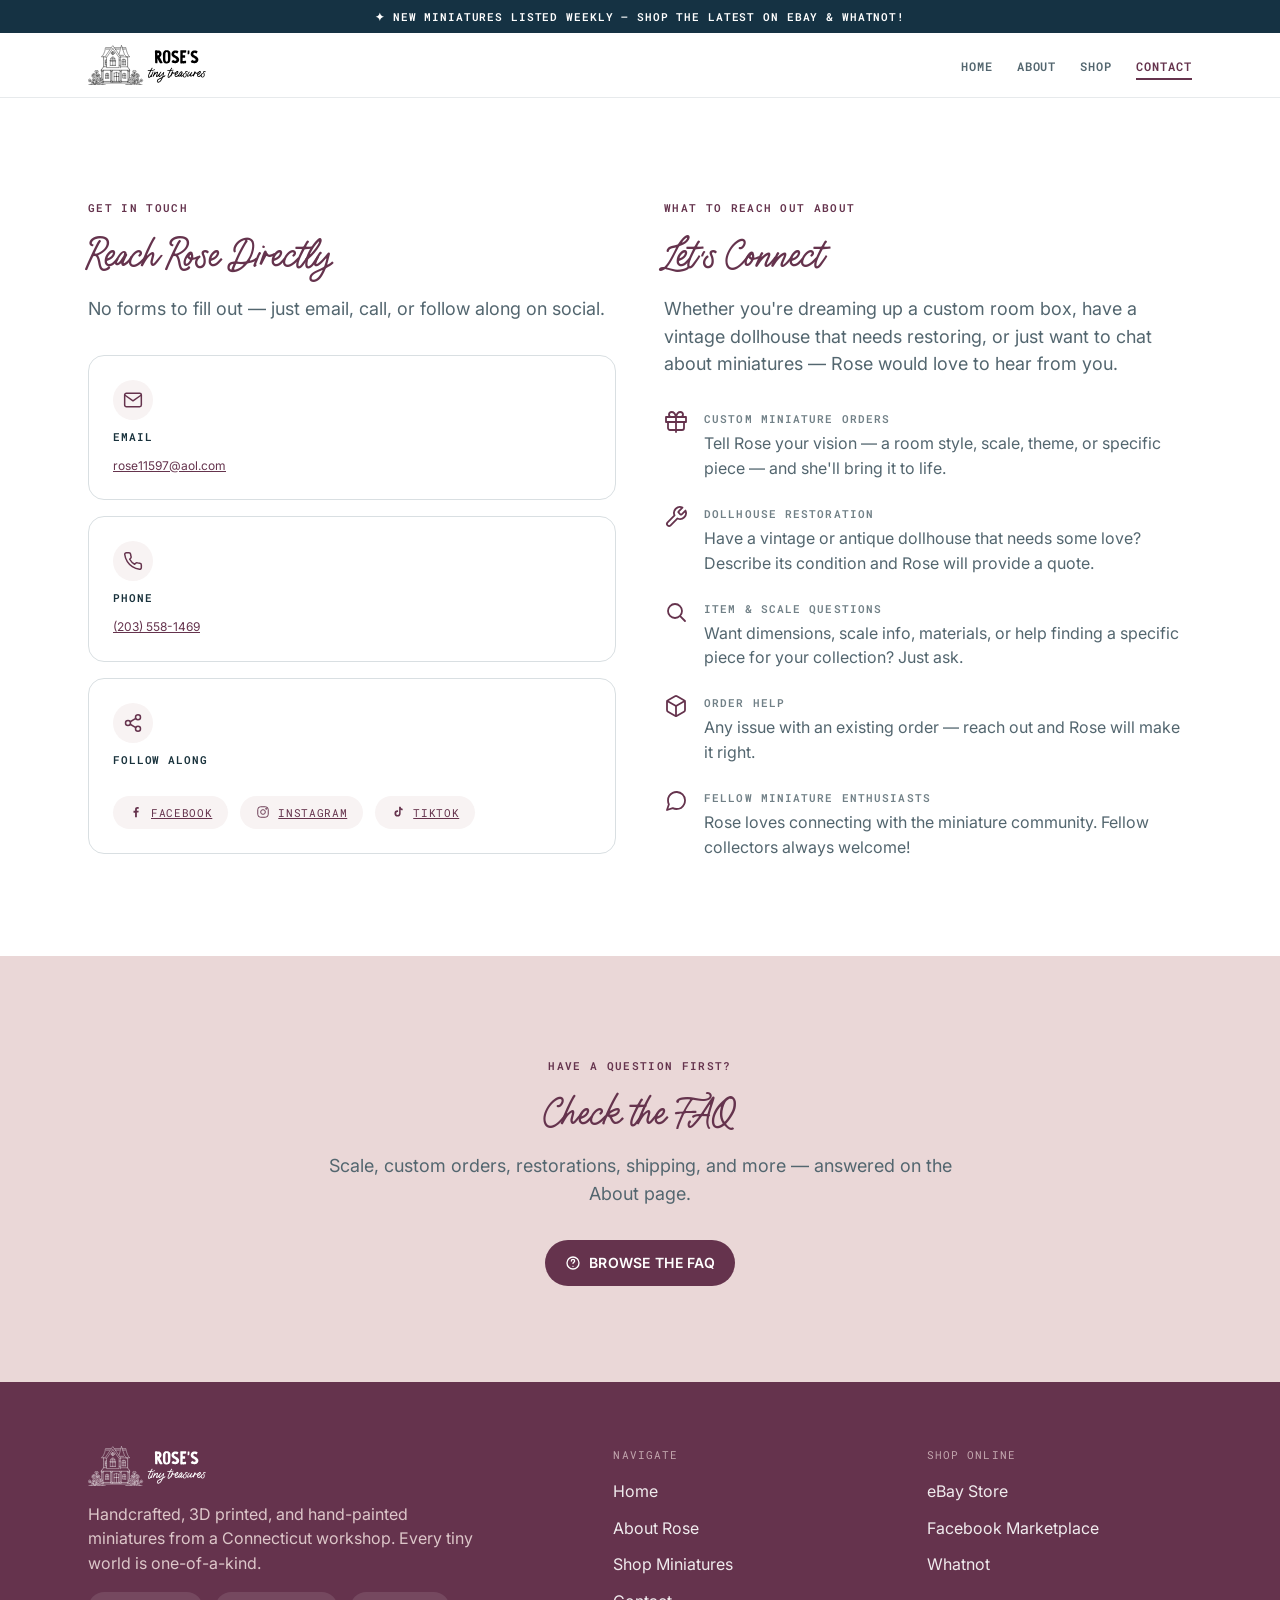
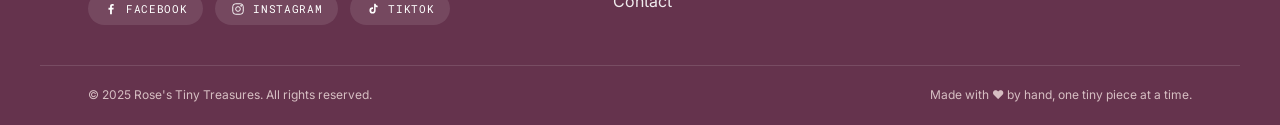
<file: pages/contact.html>
<!doctype html>
<html lang="en">
<head>
<meta charset="UTF-8" />
<meta name="viewport" content="width=device-width, initial-scale=1.0" />
<title>Contact | Rose's Tiny Treasures</title>
<meta name="description" content="Get in touch with Rose — by email, phone, Facebook, or Instagram — for questions, custom orders, or to say hello." />

<link rel="icon" type="image/svg+xml" href="../assets/images/logo.svg" />

<link rel="preconnect" href="https://fonts.googleapis.com" />
<link rel="preconnect" href="https://fonts.gstatic.com" crossorigin />
<link href="https://fonts.googleapis.com/css2?family=Inter:wght@400;500;600;700&amp;family=Roboto+Mono:wght@500;600&amp;display=swap" rel="stylesheet" />

<link rel="stylesheet" href="../css/fonts.css" />
<link rel="stylesheet" href="../css/styles.css?v=9" />
</head>
<body>

<!-- ============ Announcement bar ============ -->
<div class="announcement">
  <div class="container announcement__inner">
    ✦ New miniatures listed weekly — shop the latest on eBay &amp; Whatnot!
  </div>
</div>

<!-- ============ Header ============ -->
<header class="site-header">
  <div class="container site-header__inner">
    <a href="../index.html" class="logo">
      <img class="logo__mark" src="../assets/images/logo-horizontal.svg" alt="Rose's Tiny Treasures" />
    </a>

    <nav class="nav" aria-label="Primary">
      <ul class="nav__links">
        <li><a href="../index.html">Home</a></li>
        <li><a href="about.html">About</a></li>
        <li><a href="shop.html">Shop</a></li>
        <li><a href="contact.html" aria-current="page">Contact</a></li>
      </ul>
    </nav>
    <button class="nav-toggle" aria-label="Open menu" aria-expanded="false" aria-controls="mobile-menu">
      <svg viewBox="0 0 24 24" fill="none" stroke="currentColor" stroke-width="2" stroke-linecap="round"><line x1="3" y1="6" x2="21" y2="6"/><line x1="3" y1="12" x2="21" y2="12"/><line x1="3" y1="18" x2="21" y2="18"/></svg>
    </button>

  </div>

  <nav id="mobile-menu" class="mobile-nav" aria-label="Mobile">
    <a href="../index.html">Home</a>
    <a href="about.html">About</a>
    <a href="shop.html">Shop</a>
    <a href="contact.html" class="button button--filled">Contact</a>
  </nav>

</header>

<main id="main">

  <!-- ============ Reach Rose Directly + Let's Connect ============ -->
  <section class="section">
    <div class="container contact-grid">
      <div>
        <p class="eyebrow">
          Get in Touch
        </p>
        <h1 class="section-title">Reach Rose Directly</h1>
        <p class="section-subtitle">No forms to fill out — just email, call, or follow along on social.</p>

        <div class="contact-methods">
          <div class="contact-method-card">
            <div class="shop-sidebar__icon" aria-hidden="true">
              <svg viewBox="0 0 24 24" fill="none" stroke="currentColor" stroke-width="1.8" stroke-linecap="round" stroke-linejoin="round"><rect x="2" y="4" width="20" height="16" rx="2"/><path d="M22 6l-10 7L2 6"/></svg>
            </div>
            <p class="shop-sidebar__label">Email</p>
            <p class="shop-sidebar__text"><a href="mailto:rose11597@aol.com">rose11597@aol.com</a></p>
          </div>
          <div class="contact-method-card">
            <div class="shop-sidebar__icon" aria-hidden="true">
              <svg viewBox="0 0 24 24" fill="none" stroke="currentColor" stroke-width="1.8" stroke-linecap="round" stroke-linejoin="round"><path d="M22 16.9v3a2 2 0 0 1-2.2 2 19.8 19.8 0 0 1-8.6-3.1 19.5 19.5 0 0 1-6-6 19.8 19.8 0 0 1-3.1-8.6A2 2 0 0 1 4.1 2h3a2 2 0 0 1 2 1.7c.1 1 .3 2 .6 2.9a2 2 0 0 1-.5 2.1L8 9.9a16 16 0 0 0 6 6l1.2-1.2a2 2 0 0 1 2.1-.5c.9.3 1.9.5 2.9.6a2 2 0 0 1 1.8 2.1z"/></svg>
            </div>
            <p class="shop-sidebar__label">Phone</p>
            <p class="shop-sidebar__text"><a href="tel:+12035581469">(203) 558-1469</a></p>
          </div>
          <div class="contact-method-card">
            <div class="shop-sidebar__icon" aria-hidden="true">
              <svg viewBox="0 0 24 24" fill="none" stroke="currentColor" stroke-width="1.8" stroke-linecap="round" stroke-linejoin="round"><circle cx="18" cy="5" r="3"/><circle cx="6" cy="12" r="3"/><circle cx="18" cy="19" r="3"/><line x1="8.59" y1="13.51" x2="15.42" y2="17.49"/><line x1="15.41" y1="6.51" x2="8.59" y2="10.49"/></svg>
            </div>
            <p class="shop-sidebar__label">Follow Along</p>
            <div class="social-row">
              <a class="social-link social-link--light" href="https://www.facebook.com/rosestinytreasures" target="_blank" rel="noopener">
                <svg viewBox="0 0 24 24" fill="currentColor"><path d="M13.5 21v-8h2.7l.4-3.1h-3.1V8c0-.9.25-1.5 1.55-1.5H16.7V3.7C16.4 3.65 15.4 3.55 14.25 3.55c-2.3 0-3.85 1.4-3.85 4V10H7.7v3.1h2.7v8h3.1z"/></svg>
                Facebook
              </a>
              <a class="social-link social-link--light" href="https://www.instagram.com/rosestinytreasures2024/" target="_blank" rel="noopener">
                <svg viewBox="0 0 24 24" fill="none" stroke="currentColor" stroke-width="1.6"><rect x="3" y="3" width="18" height="18" rx="5"/><circle cx="12" cy="12" r="4"/><circle cx="17.5" cy="6.5" r="1"/></svg>
                Instagram
              </a>
              <a class="social-link social-link--light" href="https://www.tiktok.com/@iluvu24ever" target="_blank" rel="noopener">
                <svg viewBox="0 0 24 24" fill="currentColor"><path d="M16.5 3c.3 1.9 1.6 3.3 3.5 3.5v2.7c-1.3 0-2.5-.4-3.5-1.1v6.4a5.3 5.3 0 1 1-5.3-5.3c.3 0 .6 0 .9.1v2.8a2.5 2.5 0 1 0 1.8 2.4V3h2.6z"/></svg>
                TikTok
              </a>
            </div>
          </div>
        </div>
      </div>

      <div>
        <p class="eyebrow">
          What to Reach Out About
        </p>
        <h2 class="section-title">Let's Connect</h2>
        <p class="section-subtitle">Whether you're dreaming up a custom room box, have a vintage dollhouse that needs restoring, or just want to chat about miniatures — Rose would love to hear from you.</p>

        <div class="contact-list">
          <div class="contact-list__item">
            <svg class="contact-list__icon" viewBox="0 0 24 24" fill="none" stroke="currentColor" stroke-width="1.8" stroke-linecap="round" stroke-linejoin="round"><path d="M20 12v6a2 2 0 0 1-2 2H6a2 2 0 0 1-2-2v-6"/><path d="M2 7h20v5H2z"/><path d="M12 22V7"/><path d="M12 7H7.5a2.5 2.5 0 0 1 0-5C11 2 12 7 12 7z"/><path d="M12 7h4.5a2.5 2.5 0 0 0 0-5C13 2 12 7 12 7z"/></svg>
            <div>
              <p class="contact-list__label">Custom Miniature Orders</p>
              <p class="contact-list__text">Tell Rose your vision — a room style, scale, theme, or specific piece — and she'll bring it to life.</p>
            </div>
          </div>
          <div class="contact-list__item">
            <svg class="contact-list__icon" viewBox="0 0 24 24" fill="none" stroke="currentColor" stroke-width="1.8" stroke-linecap="round" stroke-linejoin="round"><path d="M14.7 6.3a1 1 0 0 0 0 1.4l1.6 1.6a1 1 0 0 0 1.4 0l3.77-3.77a6 6 0 0 1-7.94 7.94l-6.91 6.91a2.12 2.12 0 0 1-3-3l6.91-6.91a6 6 0 0 1 7.94-7.94l-3.76 3.76z"/></svg>
            <div>
              <p class="contact-list__label">Dollhouse Restoration</p>
              <p class="contact-list__text">Have a vintage or antique dollhouse that needs some love? Describe its condition and Rose will provide a quote.</p>
            </div>
          </div>
          <div class="contact-list__item">
            <svg class="contact-list__icon" viewBox="0 0 24 24" fill="none" stroke="currentColor" stroke-width="1.8" stroke-linecap="round" stroke-linejoin="round"><circle cx="11" cy="11" r="7"/><line x1="21" y1="21" x2="16.65" y2="16.65"/></svg>
            <div>
              <p class="contact-list__label">Item &amp; Scale Questions</p>
              <p class="contact-list__text">Want dimensions, scale info, materials, or help finding a specific piece for your collection? Just ask.</p>
            </div>
          </div>
          <div class="contact-list__item">
            <svg class="contact-list__icon" viewBox="0 0 24 24" fill="none" stroke="currentColor" stroke-width="1.8" stroke-linecap="round" stroke-linejoin="round"><path d="M21 16V8a2 2 0 0 0-1-1.73l-7-4a2 2 0 0 0-2 0l-7 4A2 2 0 0 0 3 8v8a2 2 0 0 0 1 1.73l7 4a2 2 0 0 0 2 0l7-4A2 2 0 0 0 21 16z"/><polyline points="3.27 6.96 12 12.01 20.73 6.96"/><line x1="12" y1="22.08" x2="12" y2="12"/></svg>
            <div>
              <p class="contact-list__label">Order Help</p>
              <p class="contact-list__text">Any issue with an existing order — reach out and Rose will make it right.</p>
            </div>
          </div>
          <div class="contact-list__item">
            <svg class="contact-list__icon" viewBox="0 0 24 24" fill="none" stroke="currentColor" stroke-width="1.8" stroke-linecap="round" stroke-linejoin="round"><path d="M21 11.5a8.38 8.38 0 0 1-.9 3.8 8.5 8.5 0 0 1-7.6 4.7 8.38 8.38 0 0 1-3.8-.9L3 21l1.9-5.7a8.38 8.38 0 0 1-.9-3.8 8.5 8.5 0 0 1 4.7-7.6 8.38 8.38 0 0 1 3.8-.9h.5a8.48 8.48 0 0 1 8 8v.5z"/></svg>
            <div>
              <p class="contact-list__label">Fellow Miniature Enthusiasts</p>
              <p class="contact-list__text">Rose loves connecting with the miniature community. Fellow collectors always welcome!</p>
            </div>
          </div>
        </div>
      </div>
    </div>
  </section>

  <!-- ============ CTA band ============ -->
  <section class="section cta-band">
    <div class="container">
      <p class="eyebrow">Have a Question First?</p>
      <h2 class="section-title">Check the FAQ</h2>
      <p class="section-subtitle">Scale, custom orders, restorations, shipping, and more — answered on the About page.</p>
      <div class="cta-band__actions">
        <a href="about.html#faq" class="button button--filled">
          <svg viewBox="0 0 24 24" fill="none" stroke="currentColor" stroke-width="2" stroke-linecap="round" stroke-linejoin="round"><circle cx="12" cy="12" r="9"/><path d="M9.5 9a2.5 2.5 0 0 1 5 0c0 1.5-2 2-2.5 3.5"/><line x1="12" y1="17" x2="12.01" y2="17"/></svg>
          Browse the FAQ
        </a>
      </div>
    </div>
  </section>

</main>

<!-- ============ Footer ============ -->
<footer class="site-footer">
  <div class="container footer__grid">
    <div>
      <a href="../index.html" class="logo">
        <img class="logo__mark" src="../assets/images/logo-horizontal.svg" alt="Rose's Tiny Treasures" />
      </a>
      <p class="footer__desc">Handcrafted, 3D printed, and hand-painted miniatures from a Connecticut workshop. Every tiny world is one-of-a-kind.</p>
      <div class="footer__social">
        <a class="social-link" href="https://www.facebook.com/rosestinytreasures" target="_blank" rel="noopener">
          <svg viewBox="0 0 24 24" fill="currentColor"><path d="M13.5 21v-8h2.7l.4-3.1h-3.1V8c0-.9.25-1.5 1.55-1.5H16.7V3.7C16.4 3.65 15.4 3.55 14.25 3.55c-2.3 0-3.85 1.4-3.85 4V10H7.7v3.1h2.7v8h3.1z"/></svg>
          Facebook
        </a>
        <a class="social-link" href="https://www.instagram.com/rosestinytreasures2024/" target="_blank" rel="noopener">
          <svg viewBox="0 0 24 24" fill="none" stroke="currentColor" stroke-width="1.6"><rect x="3" y="3" width="18" height="18" rx="5"/><circle cx="12" cy="12" r="4"/><circle cx="17.5" cy="6.5" r="1"/></svg>
          Instagram
        </a>
        <a class="social-link" href="https://www.tiktok.com/@iluvu24ever" target="_blank" rel="noopener">
          <svg viewBox="0 0 24 24" fill="currentColor"><path d="M16.5 3c.3 1.9 1.6 3.3 3.5 3.5v2.7c-1.3 0-2.5-.4-3.5-1.1v6.4a5.3 5.3 0 1 1-5.3-5.3c.3 0 .6 0 .9.1v2.8a2.5 2.5 0 1 0 1.8 2.4V3h2.6z"/></svg>
          TikTok
        </a>
      </div>
    </div>

    <div class="footer__col">
      <p class="footer__col-title">Navigate</p>
      <ul>
        <li><a href="../index.html">Home</a></li>
        <li><a href="about.html">About Rose</a></li>
        <li><a href="shop.html">Shop Miniatures</a></li>
        <li><a href="contact.html">Contact</a></li>
      </ul>
    </div>

    <div class="footer__col">
      <p class="footer__col-title">Shop Online</p>
      <ul>
        <li><a href="https://www.ebay.com/usr/rose11597" target="_blank" rel="noopener">eBay Store</a></li>
        <li><a href="https://www.facebook.com/marketplace/profile/100093416240074/" target="_blank" rel="noopener">Facebook Marketplace</a></li>
        <li><a href="https://www.whatnot.com/s/6jd6Psl3" target="_blank" rel="noopener">Whatnot</a></li>
      </ul>
    </div>
  </div>

  <div class="container footer__bottom">
    <span>© 2025 Rose's Tiny Treasures. All rights reserved.</span>
    <span>Made with ♥ by hand, one tiny piece at a time.</span>
  </div>
</footer>

<script src="../js/main.js?v=6"></script>
</body>
</html>
</file>
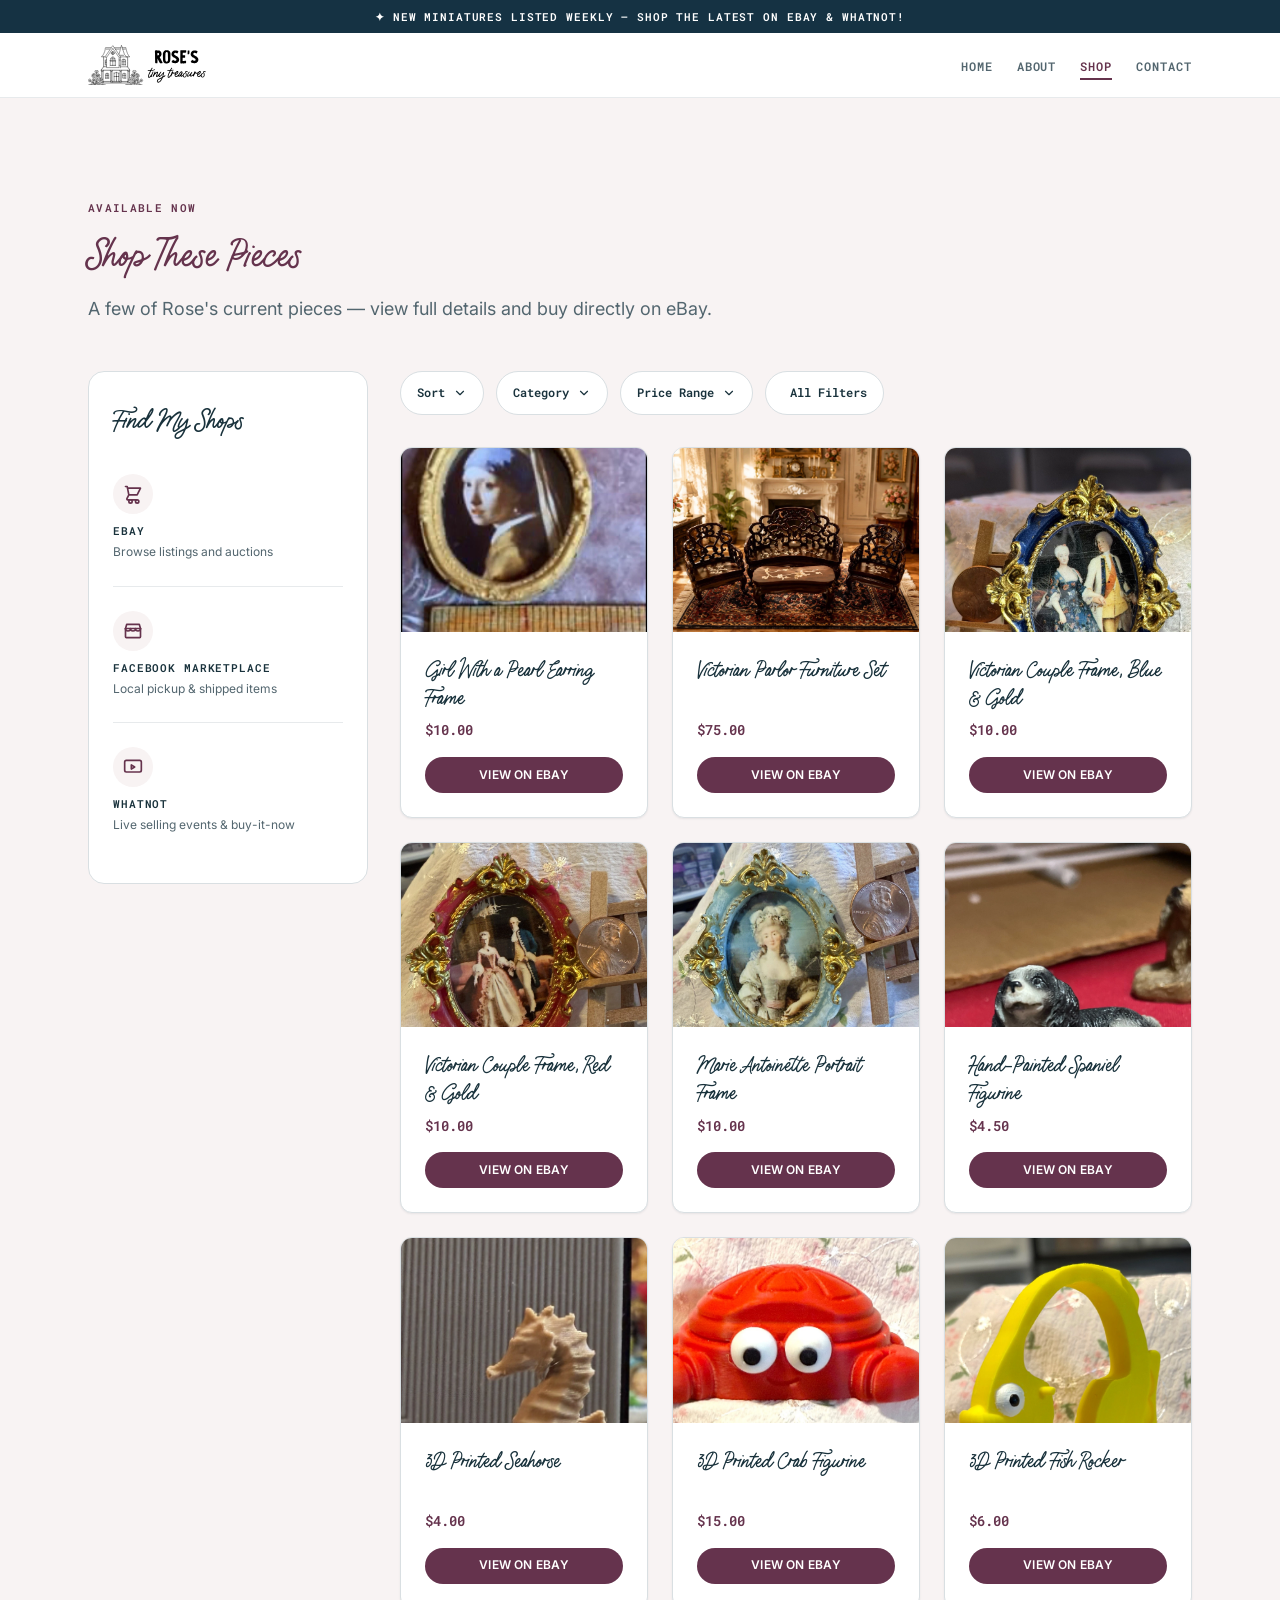
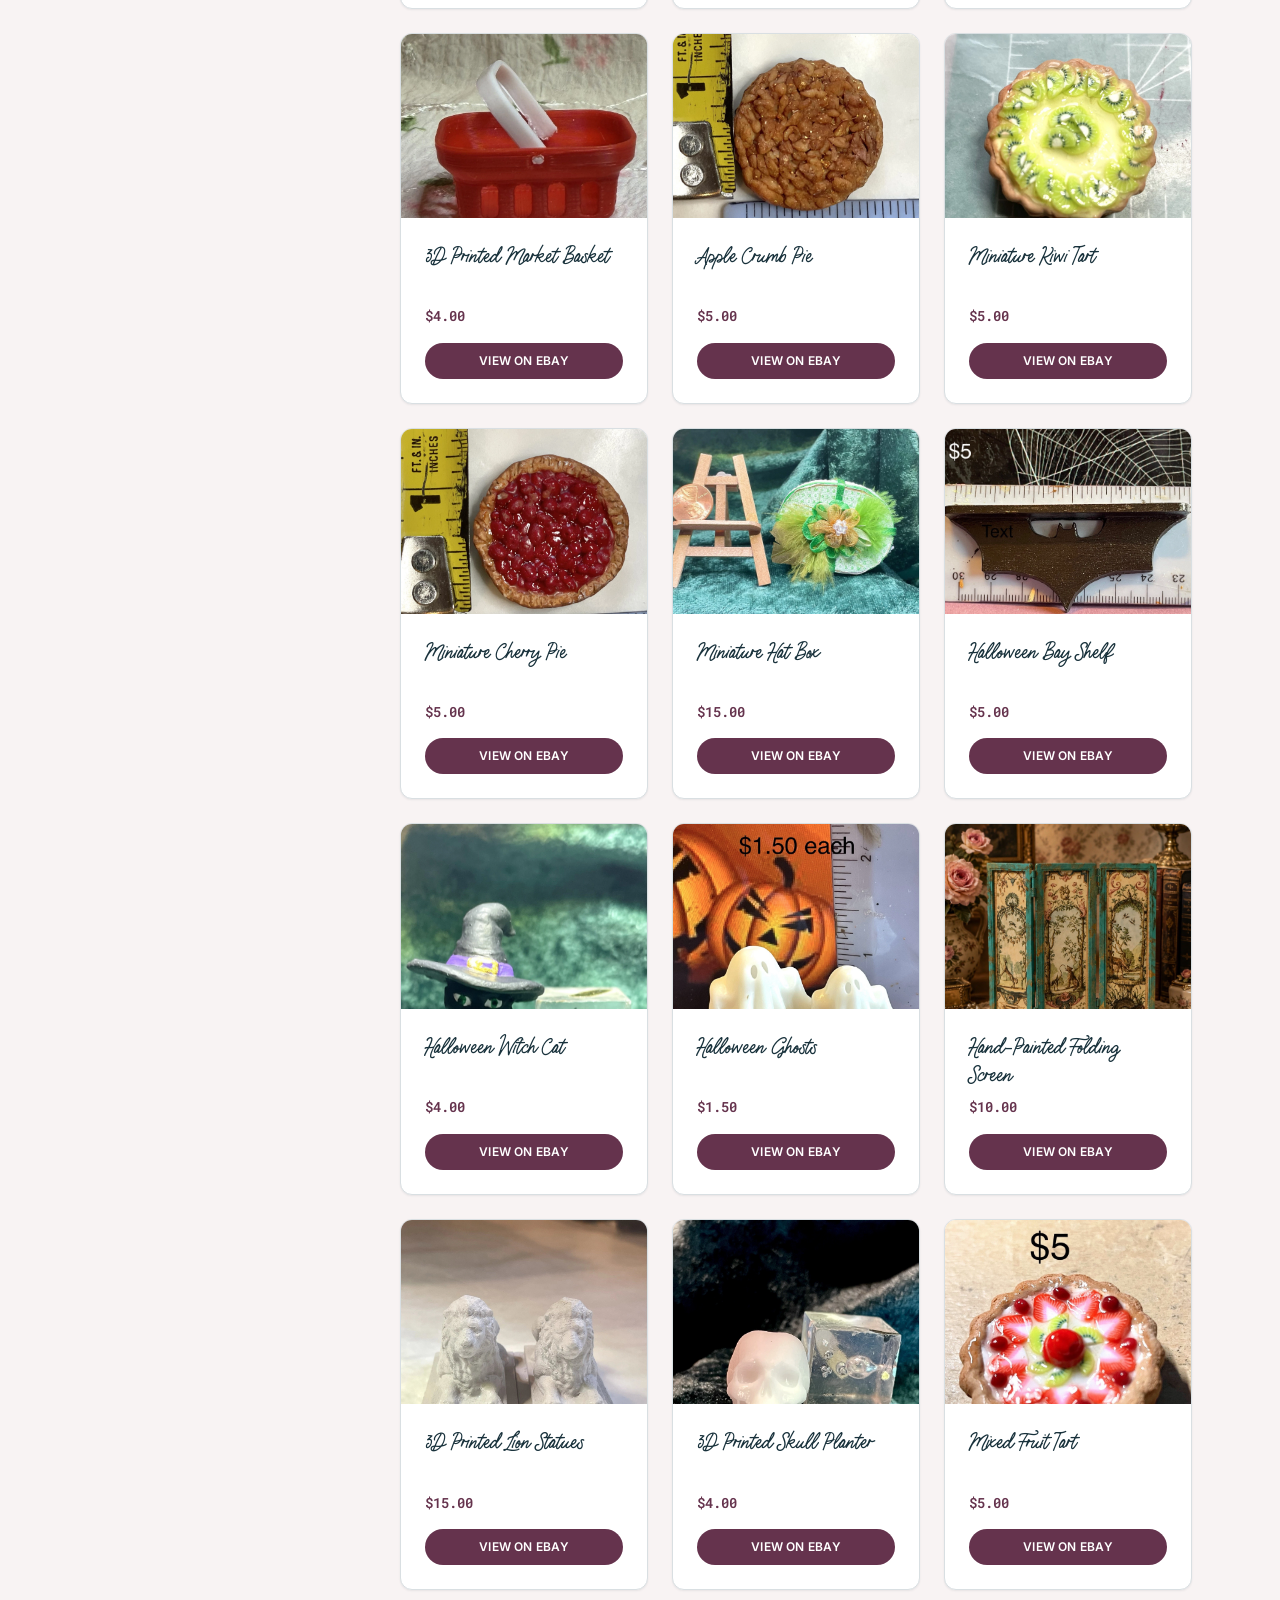
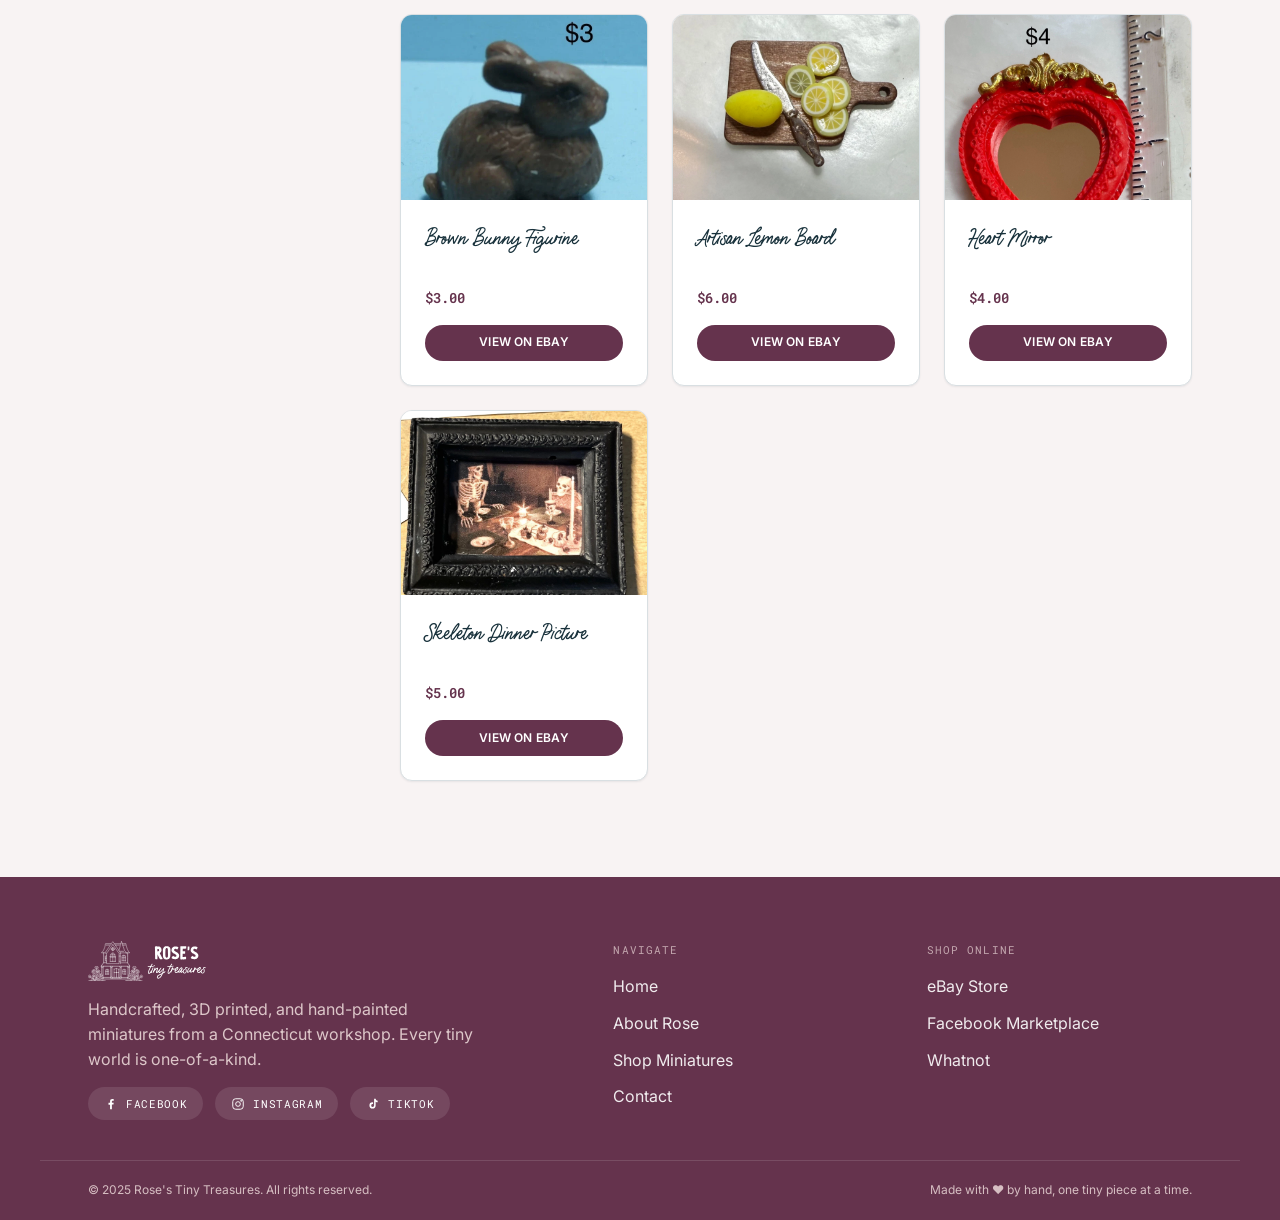
<file: pages/shop.html>
<!doctype html>
<html lang="en">
<head>
<meta charset="UTF-8" />
<meta name="viewport" content="width=device-width, initial-scale=1.0" />
<title>Shop Miniatures | Rose's Tiny Treasures</title>
<meta name="description" content="Shop Rose's handcrafted miniatures and dollhouses across eBay, Facebook Marketplace, and Whatnot — new pieces added weekly." />

<link rel="icon" type="image/svg+xml" href="../assets/images/logo.svg" />

<link rel="preconnect" href="https://fonts.googleapis.com" />
<link rel="preconnect" href="https://fonts.gstatic.com" crossorigin />
<link href="https://fonts.googleapis.com/css2?family=Inter:wght@400;500;600;700&amp;family=Roboto+Mono:wght@500;600&amp;display=swap" rel="stylesheet" />

<link rel="stylesheet" href="../css/fonts.css" />
<link rel="stylesheet" href="../css/styles.css?v=9" />
</head>
<body>

<!-- ============ Announcement bar ============ -->
<div class="announcement">
  <div class="container announcement__inner">
    ✦ New miniatures listed weekly — shop the latest on eBay &amp; Whatnot!
  </div>
</div>

<!-- ============ Header ============ -->
<header class="site-header">
  <div class="container site-header__inner">
    <a href="../index.html" class="logo">
      <img class="logo__mark" src="../assets/images/logo-horizontal.svg" alt="Rose's Tiny Treasures" />
    </a>

    <nav class="nav" aria-label="Primary">
      <ul class="nav__links">
        <li><a href="../index.html">Home</a></li>
        <li><a href="about.html">About</a></li>
        <li><a href="shop.html" aria-current="page">Shop</a></li>
        <li><a href="contact.html">Contact</a></li>
      </ul>
    </nav>
    <button class="nav-toggle" aria-label="Open menu" aria-expanded="false" aria-controls="mobile-menu">
      <svg viewBox="0 0 24 24" fill="none" stroke="currentColor" stroke-width="2" stroke-linecap="round"><line x1="3" y1="6" x2="21" y2="6"/><line x1="3" y1="12" x2="21" y2="12"/><line x1="3" y1="18" x2="21" y2="18"/></svg>
    </button>

  </div>

  <nav id="mobile-menu" class="mobile-nav" aria-label="Mobile">
    <a href="../index.html">Home</a>
    <a href="about.html">About</a>
    <a href="shop.html">Shop</a>
    <a href="contact.html" class="button button--filled">Contact</a>
  </nav>

</header>

<main id="main">

  <!-- ============ Shop These Pieces ============ -->
  <section class="section section--alt">
    <div class="container">
      <div class="section__head section__head--left">
        <p class="eyebrow">
          Available Now
        </p>
        <h1 class="section-title">Shop These Pieces</h1>
        <p class="section-subtitle">A few of Rose's current pieces — view full details and buy directly on eBay.</p>
      </div>

      <dialog class="filter-modal" id="filter-modal">
        <form method="dialog" class="filter-modal__form">
          <div class="filter-modal__head">
            <h2 class="filter-modal__title">All Filters</h2>
            <button type="button" class="filter-modal__close" data-close-filter-modal aria-label="Close filters">
              <svg viewBox="0 0 24 24" fill="none" stroke="currentColor" stroke-width="2" stroke-linecap="round" stroke-linejoin="round"><line x1="18" y1="6" x2="6" y2="18"/><line x1="6" y1="6" x2="18" y2="18"/></svg>
            </button>
          </div>

          <div class="filter-modal__field">
            <label class="filter-field__label" for="modal-filter-sort">Sort</label>
            <select class="filter-field__input" id="modal-filter-sort" data-filter="sort">
              <option value="featured">Featured</option>
              <option value="price-asc">Price: Low to High</option>
              <option value="price-desc">Price: High to Low</option>
              <option value="name-asc">Name: A to Z</option>
            </select>
          </div>

          <div class="filter-modal__field">
            <span class="filter-field__label">Category</span>
            <div class="filter-modal__chips" data-filter="category" role="radiogroup" aria-label="Category">
              <button type="button" class="filter-chip is-active" data-chip-value="">All</button>
              <button type="button" class="filter-chip" data-chip-value="furniture">Furniture</button>
              <button type="button" class="filter-chip" data-chip-value="painting">Painting</button>
              <button type="button" class="filter-chip" data-chip-value="toy">Toy</button>
              <button type="button" class="filter-chip" data-chip-value="dessert">Dessert</button>
              <button type="button" class="filter-chip" data-chip-value="food">Food</button>
              <button type="button" class="filter-chip" data-chip-value="decor">Decor</button>
              <button type="button" class="filter-chip" data-chip-value="halloween">Halloween</button>
            </div>
          </div>

          <div class="filter-modal__field">
            <span class="filter-field__label">Price Range</span>
            <div class="filter-field__range">
              <input class="filter-field__input" type="number" min="0" step="1" placeholder="Min" aria-label="Minimum price" id="modal-filter-price-min" data-filter="price-min" />
              <span aria-hidden="true">–</span>
              <input class="filter-field__input" type="number" min="0" step="1" placeholder="Max" aria-label="Maximum price" id="modal-filter-price-max" data-filter="price-max" />
            </div>
          </div>

          <div class="filter-modal__actions">
            <button type="button" class="button button--outlined" data-clear-filters>Clear all</button>
            <button type="button" class="button button--filled" data-close-filter-modal>Show Results</button>
          </div>
        </form>
      </dialog>

      <div class="shop-layout">
        <aside class="shop-sidebar">
          <h3 class="shop-sidebar__title">Find My Shops</h3>
          <div class="shop-sidebar__list">
            <a class="shop-sidebar__item" href="https://www.ebay.com/usr/rose11597" target="_blank" rel="noopener">
              <div class="shop-sidebar__icon" aria-hidden="true">
                <svg viewBox="0 0 24 24" fill="none" stroke="currentColor" stroke-width="2" stroke-linecap="round" stroke-linejoin="round"><path d="M3 3h2l.4 2M7 13h10l4-8H5.4M7 13L5.4 5M7 13l-2.3 4.6A1 1 0 0 0 5.6 19H17M17 19a2 2 0 1 0 0 4 2 2 0 0 0 0-4zM9 19a2 2 0 1 0 0 4 2 2 0 0 0 0-4z"/></svg>
              </div>
              <div>
                <p class="shop-sidebar__label">eBay</p>
                <p class="shop-sidebar__text">Browse listings and auctions</p>
              </div>
            </a>
            <a class="shop-sidebar__item" href="https://www.facebook.com/marketplace/profile/100093416240074/" target="_blank" rel="noopener">
              <div class="shop-sidebar__icon" aria-hidden="true">
                <svg viewBox="0 0 24 24" fill="none" stroke="currentColor" stroke-width="2" stroke-linecap="round" stroke-linejoin="round"><path d="M3 9l1.5-5h15L21 9"/><path d="M3 9h18v10a1 1 0 0 1-1 1H4a1 1 0 0 1-1-1V9z"/><path d="M3 9a3 3 0 0 0 6 0 3 3 0 0 0 6 0 3 3 0 0 0 6 0"/></svg>
              </div>
              <div>
                <p class="shop-sidebar__label">Facebook Marketplace</p>
                <p class="shop-sidebar__text">Local pickup &amp; shipped items</p>
              </div>
            </a>
            <a class="shop-sidebar__item" href="https://www.whatnot.com/s/6jd6Psl3" target="_blank" rel="noopener">
              <div class="shop-sidebar__icon" aria-hidden="true">
                <svg viewBox="0 0 24 24" fill="none" stroke="currentColor" stroke-width="2" stroke-linecap="round" stroke-linejoin="round"><rect x="2" y="4" width="20" height="14" rx="2"/><path d="M10 9.5v5l4-2.5z"/></svg>
              </div>
              <div>
                <p class="shop-sidebar__label">Whatnot</p>
                <p class="shop-sidebar__text">Live selling events &amp; buy-it-now</p>
              </div>
            </a>
          </div>
        </aside>

        <div class="shop-main">
          <div class="filter-bar">
            <div class="filter-dropdown">
              <button type="button" class="filter-btn" data-toggle-popover aria-expanded="false" aria-controls="popover-sort">
                <span data-btn-label="sort">Sort</span>
                <svg class="filter-btn__chevron" viewBox="0 0 24 24" fill="none" stroke="currentColor" stroke-width="2" stroke-linecap="round" stroke-linejoin="round"><polyline points="6 9 12 15 18 9"/></svg>
              </button>
              <div class="filter-popover" id="popover-sort" data-filter="sort" hidden>
                <button type="button" class="filter-option is-active" data-option-value="featured">Featured</button>
                <button type="button" class="filter-option" data-option-value="price-asc">Price: Low to High</button>
                <button type="button" class="filter-option" data-option-value="price-desc">Price: High to Low</button>
                <button type="button" class="filter-option" data-option-value="name-asc">Name: A to Z</button>
              </div>
            </div>

            <div class="filter-dropdown">
              <button type="button" class="filter-btn" data-toggle-popover aria-expanded="false" aria-controls="popover-category">
                <span data-btn-label="category">Category</span>
                <svg class="filter-btn__chevron" viewBox="0 0 24 24" fill="none" stroke="currentColor" stroke-width="2" stroke-linecap="round" stroke-linejoin="round"><polyline points="6 9 12 15 18 9"/></svg>
              </button>
              <div class="filter-popover" id="popover-category" data-filter="category" hidden>
                <button type="button" class="filter-option is-active" data-option-value="">All Categories</button>
                <button type="button" class="filter-option" data-option-value="furniture">Furniture</button>
                <button type="button" class="filter-option" data-option-value="painting">Painting</button>
                <button type="button" class="filter-option" data-option-value="toy">Toy</button>
                <button type="button" class="filter-option" data-option-value="dessert">Dessert</button>
                <button type="button" class="filter-option" data-option-value="food">Food</button>
                <button type="button" class="filter-option" data-option-value="decor">Decor</button>
                <button type="button" class="filter-option" data-option-value="halloween">Halloween</button>
              </div>
            </div>

            <div class="filter-dropdown">
              <button type="button" class="filter-btn" data-toggle-popover aria-expanded="false" aria-controls="popover-price">
                <span data-btn-label="price">Price Range</span>
                <svg class="filter-btn__chevron" viewBox="0 0 24 24" fill="none" stroke="currentColor" stroke-width="2" stroke-linecap="round" stroke-linejoin="round"><polyline points="6 9 12 15 18 9"/></svg>
              </button>
              <div class="filter-popover filter-popover--price" id="popover-price" hidden>
                <div class="filter-field__range">
                  <input class="filter-field__input" type="number" min="0" step="1" placeholder="Min" aria-label="Minimum price" id="filter-price-min" data-filter="price-min" />
                  <span aria-hidden="true">–</span>
                  <input class="filter-field__input" type="number" min="0" step="1" placeholder="Max" aria-label="Maximum price" id="filter-price-max" data-filter="price-max" />
                </div>
                <button type="button" class="button button--filled button--sm filter-popover__apply" data-close-popover>Apply</button>
              </div>
            </div>

            <button type="button" class="filter-btn filter-btn--all" data-open-filter-modal>
              <svg viewBox="0 0 24 24" fill="none" stroke="currentColor" stroke-width="2" stroke-linecap="round" stroke-linejoin="round"><line x1="4" y1="6" x2="20" y2="6"/><line x1="4" y1="12" x2="20" y2="12"/><line x1="4" y1="18" x2="20" y2="18"/><circle cx="9" cy="6" r="2" fill="currentColor" stroke="none"/><circle cx="15" cy="12" r="2" fill="currentColor" stroke="none"/><circle cx="9" cy="18" r="2" fill="currentColor" stroke="none"/></svg>
              All Filters
            </button>
            <button type="button" class="filter-bar__clear" data-clear-filters hidden>Clear all</button>
          </div>

        <div class="card-grid card-grid--3" id="shop-grid">
        <article class="card card--product" data-category="painting" data-price="10.00">
          <div class="card__media card__media--center">
            <img src="../assets/images/work-frame-pearl-earring.webp" alt="Miniature Girl With a Pearl Earring portrait in a gold oval frame by Rose" />
          </div>
          <div class="card__body">
            <h3 class="card__title">Girl With a Pearl Earring Frame</h3>
            <p class="card__price">$10.00</p>
            <a href="https://www.ebay.com/itm/402652480748" target="_blank" rel="noopener" class="button button--filled button--sm">View on eBay</a>
          </div>
        </article>
        <article class="card card--product" data-category="furniture" data-price="75.00">
          <div class="card__media">
            <img src="../assets/images/work-furniture-set.webp" alt="Hand-carved miniature Victorian parlor furniture set by Rose" />
          </div>
          <div class="card__body">
            <h3 class="card__title">Victorian Parlor Furniture Set</h3>
            <p class="card__price">$75.00</p>
            <a href="https://www.ebay.com/itm/407164832311" target="_blank" rel="noopener" class="button button--filled button--sm">View on eBay</a>
          </div>
        </article>
        <article class="card card--product" data-category="painting" data-price="10.00">
          <div class="card__media">
            <img src="../assets/images/work-frame-couple-blue.webp" alt="Miniature Victorian couple portrait in a blue and gold frame, hand-painted by Rose" />
          </div>
          <div class="card__body">
            <h3 class="card__title">Victorian Couple Frame, Blue &amp; Gold</h3>
            <p class="card__price">$10.00</p>
            <a href="https://www.ebay.com/itm/407132889873" target="_blank" rel="noopener" class="button button--filled button--sm">View on eBay</a>
          </div>
        </article>
        <article class="card card--product" data-category="painting" data-price="10.00">
          <div class="card__media">
            <img src="../assets/images/work-frame-couple-red.webp" alt="Miniature Victorian couple portrait in a red and gold frame, hand-painted by Rose" />
          </div>
          <div class="card__body">
            <h3 class="card__title">Victorian Couple Frame, Red &amp; Gold</h3>
            <p class="card__price">$10.00</p>
            <a href="https://www.ebay.com/itm/407132887527" target="_blank" rel="noopener" class="button button--filled button--sm">View on eBay</a>
          </div>
        </article>
        <article class="card card--product" data-category="painting" data-price="10.00">
          <div class="card__media">
            <img src="../assets/images/work-frame-marie-antoinette.webp" alt="Miniature Marie Antoinette portrait frame, hand-painted by Rose" />
          </div>
          <div class="card__body">
            <h3 class="card__title">Marie Antoinette Portrait Frame</h3>
            <p class="card__price">$10.00</p>
            <a href="https://www.ebay.com/itm/407132883456" target="_blank" rel="noopener" class="button button--filled button--sm">View on eBay</a>
          </div>
        </article>
        <article class="card card--product" data-category="toy" data-price="4.50">
          <div class="card__media">
            <img src="../assets/images/work-dog-figurine.webp" alt="Hand-painted miniature spaniel figurine by Rose" />
          </div>
          <div class="card__body">
            <h3 class="card__title">Hand-Painted Spaniel Figurine</h3>
            <p class="card__price">$4.50</p>
            <a href="https://www.ebay.com/itm/406293830496" target="_blank" rel="noopener" class="button button--filled button--sm">View on eBay</a>
          </div>
        </article>
        <article class="card card--product" data-category="toy" data-price="4.00">
          <div class="card__media">
            <img src="../assets/images/work-seahorse.webp" alt="3D printed and hand-painted seahorse miniature by Rose" />
          </div>
          <div class="card__body">
            <h3 class="card__title">3D Printed Seahorse</h3>
            <p class="card__price">$4.00</p>
            <a href="https://www.ebay.com/itm/406857951060" target="_blank" rel="noopener" class="button button--filled button--sm">View on eBay</a>
          </div>
        </article>
        <article class="card card--product" data-category="toy" data-price="15.00">
          <div class="card__media">
            <img src="../assets/images/work-crab-figurine.webp" alt="3D printed miniature crab figurine by Rose" />
          </div>
          <div class="card__body">
            <h3 class="card__title">3D Printed Crab Figurine</h3>
            <p class="card__price">$15.00</p>
            <a href="https://www.ebay.com/itm/405418662444" target="_blank" rel="noopener" class="button button--filled button--sm">View on eBay</a>
          </div>
        </article>
        <article class="card card--product" data-category="toy" data-price="6.00">
          <div class="card__media">
            <img src="../assets/images/work-fish-rocker.webp" alt="3D printed miniature fish rocker by Rose" />
          </div>
          <div class="card__body">
            <h3 class="card__title">3D Printed Fish Rocker</h3>
            <p class="card__price">$6.00</p>
            <a href="https://www.ebay.com/itm/407169811689" target="_blank" rel="noopener" class="button button--filled button--sm">View on eBay</a>
          </div>
        </article>
        <article class="card card--product" data-category="decor" data-price="4.00">
          <div class="card__media">
            <img src="../assets/images/work-basket.webp" alt="3D printed miniature market basket by Rose" />
          </div>
          <div class="card__body">
            <h3 class="card__title">3D Printed Market Basket</h3>
            <p class="card__price">$4.00</p>
            <a href="https://www.ebay.com/itm/406695762625" target="_blank" rel="noopener" class="button button--filled button--sm">View on eBay</a>
          </div>
        </article>
        <article class="card card--product" data-category="dessert" data-price="5.00">
          <div class="card__media">
            <img src="../assets/images/work-pie-apple-crumb.webp" alt="Miniature apple crumb pie handmade by Rose" />
          </div>
          <div class="card__body">
            <h3 class="card__title">Apple Crumb Pie</h3>
            <p class="card__price">$5.00</p>
            <a href="https://www.ebay.com/itm/404435215752" target="_blank" rel="noopener" class="button button--filled button--sm">View on eBay</a>
          </div>
        </article>
        <article class="card card--product" data-category="dessert" data-price="5.00">
          <div class="card__media">
            <img src="../assets/images/work-pie-kiwi.webp" alt="Miniature kiwi tart handmade by Rose" />
          </div>
          <div class="card__body">
            <h3 class="card__title">Miniature Kiwi Tart</h3>
            <p class="card__price">$5.00</p>
            <a href="https://www.ebay.com/itm/403253602133" target="_blank" rel="noopener" class="button button--filled button--sm">View on eBay</a>
          </div>
        </article>
        <article class="card card--product" data-category="dessert" data-price="5.00">
          <div class="card__media">
            <img src="../assets/images/work-pie-cherry.webp" alt="Miniature cherry pie handmade by Rose" />
          </div>
          <div class="card__body">
            <h3 class="card__title">Miniature Cherry Pie</h3>
            <p class="card__price">$5.00</p>
            <a href="https://www.ebay.com/itm/404205867938" target="_blank" rel="noopener" class="button button--filled button--sm">View on eBay</a>
          </div>
        </article>
        <article class="card card--product" data-category="decor" data-price="15.00">
          <div class="card__media">
            <img src="../assets/images/work-hat-box.webp" alt="Miniature handmade hat box by Rose, decorated with feathers and ribbon" />
          </div>
          <div class="card__body">
            <h3 class="card__title">Miniature Hat Box</h3>
            <p class="card__price">$15.00</p>
            <a href="https://www.ebay.com/itm/406363852219" target="_blank" rel="noopener" class="button button--filled button--sm">View on eBay</a>
          </div>
        </article>
        <article class="card card--product" data-category="halloween decor" data-price="5.00">
          <div class="card__media">
            <img src="../assets/images/work-halloween-bay-shelf.webp" alt="Miniature Halloween bay shelf, resin 3D print by Rose" />
          </div>
          <div class="card__body">
            <h3 class="card__title">Halloween Bay Shelf</h3>
            <p class="card__price">$5.00</p>
            <a href="https://www.ebay.com/itm/406294255948" target="_blank" rel="noopener" class="button button--filled button--sm">View on eBay</a>
          </div>
        </article>
        <article class="card card--product" data-category="halloween toy" data-price="4.00">
          <div class="card__media">
            <img src="../assets/images/work-halloween-witch-cat.webp" alt="Miniature Halloween witch cat, resin 3D print by Rose" />
          </div>
          <div class="card__body">
            <h3 class="card__title">Halloween Witch Cat</h3>
            <p class="card__price">$4.00</p>
            <a href="https://www.ebay.com/itm/406294244357" target="_blank" rel="noopener" class="button button--filled button--sm">View on eBay</a>
          </div>
        </article>
        <article class="card card--product" data-category="halloween decor" data-price="1.50">
          <div class="card__media">
            <img src="../assets/images/work-halloween-ghosts.webp" alt="Miniature Halloween ghosts, handmade by Rose" />
          </div>
          <div class="card__body">
            <h3 class="card__title">Halloween Ghosts</h3>
            <p class="card__price">$1.50</p>
            <a href="https://www.ebay.com/itm/407038560476" target="_blank" rel="noopener" class="button button--filled button--sm">View on eBay</a>
          </div>
        </article>
        <article class="card card--product" data-category="furniture painting" data-price="10.00">
          <div class="card__media">
            <img src="../assets/images/work-folding-screen.webp" alt="Hand-painted miniature folding screen by Rose" />
          </div>
          <div class="card__body">
            <h3 class="card__title">Hand-Painted Folding Screen</h3>
            <p class="card__price">$10.00</p>
            <a href="https://www.ebay.com/itm/407162237627" target="_blank" rel="noopener" class="button button--filled button--sm">View on eBay</a>
          </div>
        </article>
        <article class="card card--product" data-category="decor" data-price="15.00">
          <div class="card__media">
            <img src="../assets/images/work-3d-printed-lions.png" alt="3D printed and hand-painted lion bookend miniatures by Rose" />
          </div>
          <div class="card__body">
            <h3 class="card__title">3D Printed Lion Statues</h3>
            <p class="card__price">$15.00</p>
            <a href="https://www.ebay.com/itm/405909220307" target="_blank" rel="noopener" class="button button--filled button--sm">View on eBay</a>
          </div>
        </article>
        <article class="card card--product" data-category="halloween decor" data-price="4.00">
          <div class="card__media">
            <img src="../assets/images/work-skull-planter.webp" alt="3D printed resin skull planter by Rose" />
          </div>
          <div class="card__body">
            <h3 class="card__title">3D Printed Skull Planter</h3>
            <p class="card__price">$4.00</p>
            <a href="https://www.ebay.com/itm/406287143553" target="_blank" rel="noopener" class="button button--filled button--sm">View on eBay</a>
          </div>
        </article>
        <article class="card card--product" data-category="dessert" data-price="5.00">
          <div class="card__media">
            <img src="../assets/images/work-tarte-fruit.webp" alt="Miniature mixed fruit tart handmade by Rose" />
          </div>
          <div class="card__body">
            <h3 class="card__title">Mixed Fruit Tart</h3>
            <p class="card__price">$5.00</p>
            <a href="https://www.ebay.com/itm/403269107151" target="_blank" rel="noopener" class="button button--filled button--sm">View on eBay</a>
          </div>
        </article>
        <article class="card card--product" data-category="toy" data-price="3.00">
          <div class="card__media">
            <img src="../assets/images/work-brown-bunny.webp" alt="Miniature brown bunny figurine handmade by Rose" />
          </div>
          <div class="card__body">
            <h3 class="card__title">Brown Bunny Figurine</h3>
            <p class="card__price">$3.00</p>
            <a href="https://www.ebay.com/itm/402551532995" target="_blank" rel="noopener" class="button button--filled button--sm">View on eBay</a>
          </div>
        </article>
        <article class="card card--product" data-category="food" data-price="6.00">
          <div class="card__media">
            <img src="../assets/images/work-lemon-board.webp" alt="Miniature artisan lemon cutting board handmade by Rose" />
          </div>
          <div class="card__body">
            <h3 class="card__title">Artisan Lemon Board</h3>
            <p class="card__price">$6.00</p>
            <a href="https://www.ebay.com/itm/406674745553" target="_blank" rel="noopener" class="button button--filled button--sm">View on eBay</a>
          </div>
        </article>
        <article class="card card--product" data-category="decor" data-price="4.00">
          <div class="card__media">
            <img src="../assets/images/work-heart-mirror.webp" alt="Miniature handmade heart mirror by Rose" />
          </div>
          <div class="card__body">
            <h3 class="card__title">Heart Mirror</h3>
            <p class="card__price">$4.00</p>
            <a href="https://www.ebay.com/itm/402711047982" target="_blank" rel="noopener" class="button button--filled button--sm">View on eBay</a>
          </div>
        </article>
        <article class="card card--product" data-category="painting halloween" data-price="5.00">
          <div class="card__media">
            <img src="../assets/images/work-frame-skeleton-dinner.webp" alt="Miniature skeleton dinner scene in a framed picture, handmade by Rose" />
          </div>
          <div class="card__body">
            <h3 class="card__title">Skeleton Dinner Picture</h3>
            <p class="card__price">$5.00</p>
            <a href="https://www.ebay.com/itm/404634974521" target="_blank" rel="noopener" class="button button--filled button--sm">View on eBay</a>
          </div>
        </article>
        </div>
        <p class="filter-empty" id="filter-empty" hidden>No pieces match those filters — try adjusting or clearing them.</p>
      </div>
      </div>
    </div>
  </section>


</main>

<!-- ============ Footer ============ -->
<footer class="site-footer">
  <div class="container footer__grid">
    <div>
      <a href="../index.html" class="logo">
        <img class="logo__mark" src="../assets/images/logo-horizontal.svg" alt="Rose's Tiny Treasures" />
      </a>
      <p class="footer__desc">Handcrafted, 3D printed, and hand-painted miniatures from a Connecticut workshop. Every tiny world is one-of-a-kind.</p>
      <div class="footer__social">
        <a class="social-link" href="https://www.facebook.com/rosestinytreasures" target="_blank" rel="noopener">
          <svg viewBox="0 0 24 24" fill="currentColor"><path d="M13.5 21v-8h2.7l.4-3.1h-3.1V8c0-.9.25-1.5 1.55-1.5H16.7V3.7C16.4 3.65 15.4 3.55 14.25 3.55c-2.3 0-3.85 1.4-3.85 4V10H7.7v3.1h2.7v8h3.1z"/></svg>
          Facebook
        </a>
        <a class="social-link" href="https://www.instagram.com/rosestinytreasures2024/" target="_blank" rel="noopener">
          <svg viewBox="0 0 24 24" fill="none" stroke="currentColor" stroke-width="1.6"><rect x="3" y="3" width="18" height="18" rx="5"/><circle cx="12" cy="12" r="4"/><circle cx="17.5" cy="6.5" r="1"/></svg>
          Instagram
        </a>
        <a class="social-link" href="https://www.tiktok.com/@iluvu24ever" target="_blank" rel="noopener">
          <svg viewBox="0 0 24 24" fill="currentColor"><path d="M16.5 3c.3 1.9 1.6 3.3 3.5 3.5v2.7c-1.3 0-2.5-.4-3.5-1.1v6.4a5.3 5.3 0 1 1-5.3-5.3c.3 0 .6 0 .9.1v2.8a2.5 2.5 0 1 0 1.8 2.4V3h2.6z"/></svg>
          TikTok
        </a>
      </div>
    </div>

    <div class="footer__col">
      <p class="footer__col-title">Navigate</p>
      <ul>
        <li><a href="../index.html">Home</a></li>
        <li><a href="about.html">About Rose</a></li>
        <li><a href="shop.html">Shop Miniatures</a></li>
        <li><a href="contact.html">Contact</a></li>
      </ul>
    </div>

    <div class="footer__col">
      <p class="footer__col-title">Shop Online</p>
      <ul>
        <li><a href="https://www.ebay.com/usr/rose11597" target="_blank" rel="noopener">eBay Store</a></li>
        <li><a href="https://www.facebook.com/marketplace/profile/100093416240074/" target="_blank" rel="noopener">Facebook Marketplace</a></li>
        <li><a href="https://www.whatnot.com/s/6jd6Psl3" target="_blank" rel="noopener">Whatnot</a></li>
      </ul>
    </div>
  </div>

  <div class="container footer__bottom">
    <span>© 2025 Rose's Tiny Treasures. All rights reserved.</span>
    <span>Made with ♥ by hand, one tiny piece at a time.</span>
  </div>
</footer>

<script src="../js/main.js?v=6"></script>
</body>
</html>
</file>
<file: css/fonts.css>
/* Custom brand fonts (Supa Mega Fantastic Duo).
   Two files each (woff2 + woff) so older browsers still work. */

@font-face {
  font-family: "Supa Mega Fantastic Caps";
  src: url("../assets/fonts/supamegafantasticcaps-webfont.woff2") format("woff2"),
       url("../assets/fonts/supamegafantasticcaps-webfont.woff") format("woff");
  font-weight: 400;
  font-style: normal;
  font-display: swap;
}

@font-face {
  font-family: "Supa Mega Fantastic Script";
  src: url("../assets/fonts/supamegafantasticscript-webfont.woff2") format("woff2"),
       url("../assets/fonts/supamegafantasticscript-webfont.woff") format("woff");
  font-weight: 400;
  font-style: normal;
  font-display: swap;
}

@font-face {
  font-family: "Supa Mega Fantastic Script Thinner";
  src: url("../assets/fonts/supamegafantasticscriptthinner-webfont.woff2") format("woff2"),
       url("../assets/fonts/supamegafantasticscriptthinner-webfont.woff") format("woff");
  font-weight: 300;
  font-style: normal;
  font-display: swap;
}
</file>
<file: css/styles.css>
/* =========================================================
   ROSE'S TINY TREASURES — main stylesheet
   Built from the Design System Foundation doc:
   Material Design 3 structure + custom brand tokens.
   ========================================================= */

/* ---------- 1. Design tokens ---------- */
:root {
  /* Brand */
  --brand-deep-space: #153243;
  --brand-blackberry: #65334D;
  --brand-blush: #EAD7D7;
  --brand-jet: #19323C;
  --brand-white: #FFFFFF;

  /* Semantic */
  --color-primary: var(--brand-deep-space);
  --color-on-primary: #FFFFFF;
  --color-secondary: var(--brand-blackberry);
  --color-on-secondary: #FFFFFF;
  --color-accent: var(--brand-blush);
  --color-on-accent: var(--brand-jet);
  --color-background: #FFFFFF;
  --color-surface: #FFFFFF;
  --color-surface-alt: #F8F3F3;
  --color-surface-brand: #EAD7D7;
  --color-text-primary: #19323C;
  --color-text-secondary: #53666F;
  --color-text-muted: #718087;
  --color-text-inverse: #FFFFFF;
  --color-border: #D9DFE2;
  --color-border-strong: #AAB5BA;
  --color-divider: #E7EAEC;
  --color-success: #397A5B;
  --color-success-container: #DCEEE4;
  --color-warning: #A46718;
  --color-warning-container: #FAE9CF;
  --color-error: #B3261E;
  --color-error-container: #F9DEDC;
  --color-info: #366A87;
  --color-info-container: #DCEAF2;

  /* Neutral scale */
  --neutral-50:  #F7F9FA;
  --neutral-100: #EDF1F2;
  --neutral-200: #D9E0E3;
  --neutral-300: #BCC8CD;
  --neutral-400: #91A3AB;
  --neutral-500: #71858E;
  --neutral-600: #526A74;
  --neutral-700: #3C555F;
  --neutral-800: #29434D;
  --neutral-900: #19323C;

  /* State layers */
  --state-hover: 0.08;
  --state-focus: 0.12;
  --state-pressed: 0.12;
  --state-dragged: 0.16;
  --state-disabled: 0.38;

  /* Spacing (4px grid) */
  --space-0: 0;
  --space-1: 4px;
  --space-2: 8px;
  --space-3: 12px;
  --space-4: 16px;
  --space-5: 20px;
  --space-6: 24px;
  --space-8: 32px;
  --space-10: 40px;
  --space-12: 48px;
  --space-16: 64px;
  --space-20: 80px;
  --space-24: 96px;
  --space-32: 128px;

  /* Shape and radius */
  --radius-none: 0;
  --radius-xs: 4px;
  --radius-sm: 8px;
  --radius-md: 12px;
  --radius-lg: 16px;
  --radius-xl: 24px;
  --radius-full: 9999px;

  /* Elevation */
  --shadow-none: none;
  --shadow-sm: 0 1px 2px rgba(25, 50, 60, 0.08);
  --shadow-md: 0 4px 12px rgba(25, 50, 60, 0.10);
  --shadow-lg: 0 10px 30px rgba(25, 50, 60, 0.14);
  --shadow-xl: 0 20px 50px rgba(25, 50, 60, 0.16);

  /* Typography */
  --font-display: "Supa Mega Fantastic Caps", sans-serif;
  --font-heading: "Supa Mega Fantastic Script Thinner", "Supa Mega Fantastic Script", cursive, serif;
  --font-script: "Supa Mega Fantastic Script", cursive, serif;
  --font-body: "Inter", Arial, sans-serif;
  --font-meta: "Roboto Mono", monospace;

  --text-xs: 0.6875rem;
  --text-sm: 0.75rem;
  --text-md: 0.875rem;
  --text-base: 1rem;
  --text-lg: 1.125rem;
  --heading-sm: 1.5rem;
  --heading-md: 1.875rem;
  --heading-lg: 2.25rem;
  --heading-xl: 2.75rem;
  --display-md: 3rem;
  --display-lg: 4rem;

  --leading-tight: 1.05;
  --leading-heading: 1.15;
  --leading-body: 1.55;
  --leading-loose: 1.7;

  /* Layout */
  --container-sm: 640px;
  --container-md: 768px;
  --container-lg: 1024px;
  --container-xl: 1200px;
  --container-2xl: 1440px;
  --page-gutter-mobile: 20px;
  --page-gutter-tablet: 32px;
  --page-gutter-desktop: 48px;
}

/* ---------- 2. Reset ---------- */
*, *::before, *::after { box-sizing: border-box; }
html { scroll-behavior: smooth; }
body {
  margin: 0;
  font-family: var(--font-body);
  font-size: var(--text-base);
  line-height: var(--leading-body);
  color: var(--color-text-primary);
  background: var(--color-background);
  -webkit-font-smoothing: antialiased;
}
img, svg { display: block; max-width: 100%; }
a { color: inherit; text-decoration: none; }
ul { list-style: none; margin: 0; padding: 0; }
button { font: inherit; cursor: pointer; }
h1, h2, h3, h4, p { margin: 0; }

/* Visible keyboard focus, accessible everywhere */
a:focus-visible,
button:focus-visible,
input:focus-visible {
  outline: 2px solid var(--color-primary);
  outline-offset: 2px;
}

/* ---------- 3. Layout helpers ---------- */
.container {
  width: 100%;
  max-width: var(--container-xl);
  margin-inline: auto;
  padding-inline: var(--page-gutter-mobile);
}
@media (min-width: 768px) {
  .container { padding-inline: var(--page-gutter-tablet); }
}
@media (min-width: 1024px) {
  .container { padding-inline: var(--page-gutter-desktop); }
}

.section { padding-block: var(--space-24); }
@media (max-width: 767px) {
  .section { padding-block: var(--space-16); }
}
.section--alt { background: var(--color-surface-alt); }

.section__head {
  max-width: var(--container-md);
  margin-inline: auto;
  text-align: center;
  margin-bottom: var(--space-12);
}
.section__head--left {
  margin-inline: 0;
  text-align: left;
}

.eyebrow {
  display: inline-flex;
  align-items: center;
  gap: var(--space-2);
  font-family: var(--font-meta);
  font-size: var(--text-xs);
  font-weight: 600;
  letter-spacing: 0.12em;
  text-transform: uppercase;
  color: var(--color-secondary);
  margin-bottom: var(--space-3);
}
.eyebrow svg { width: 14px; height: 14px; }

.section-title {
  font-family: var(--font-heading);
  font-weight: 400;
  color: var(--color-secondary);
  line-height: var(--leading-heading);
  font-size: var(--heading-lg);
  margin-bottom: var(--space-4);
}
@media (min-width: 768px) {
  .section-title { font-size: var(--heading-xl); }
}

.section-subtitle {
  color: var(--color-text-secondary);
  font-size: var(--text-lg);
  line-height: var(--leading-body);
}

/* ---------- 4. Buttons ---------- */
.button {
  min-height: 44px;
  display: inline-flex;
  align-items: center;
  justify-content: center;
  gap: var(--space-2);
  padding: var(--space-3) var(--space-5);
  border-radius: var(--radius-full);
  border: none;
  font-family: var(--font-body);
  font-size: var(--text-md);
  font-weight: 600;
  letter-spacing: 0.02em;
  text-transform: uppercase;
  transition: background-color 150ms ease, color 150ms ease, border-color 150ms ease, transform 150ms ease;
  white-space: nowrap;
}
.button svg { width: 16px; height: 16px; flex-shrink: 0; }
.button:active { transform: translateY(1px); }

.button--filled {
  color: var(--color-on-secondary);
  background: var(--color-secondary);
}
.button--primary {
  color: var(--color-on-primary);
  background: var(--color-primary);
}
.button--tonal {
  color: var(--color-secondary);
  background: var(--color-surface-brand);
}

/* Material-style state overlay (doc section 4) instead of hand-picked
   hover colors: a Jet Black-tinted layer at --state-hover opacity. */
.button--filled:hover,
.button--primary:hover,
.button--tonal:hover {
  box-shadow: inset 0 0 0 999px rgba(25, 50, 60, var(--state-hover));
}

.button--outlined {
  color: var(--color-secondary);
  background: transparent;
  border: 1px solid var(--color-border-strong);
}
.button--outlined:hover { background: var(--color-surface-alt); }

.button--text {
  color: var(--color-secondary);
  background: transparent;
  padding-inline: var(--space-2);
}
.button--text:hover { background: var(--color-surface-alt); }

/* ---------- 5. Announcement bar ---------- */
.announcement {
  background: var(--color-primary);
  color: var(--color-on-primary);
}
.announcement__inner {
  padding-block: var(--space-2);
  text-align: center;
  font-family: var(--font-meta);
  font-size: var(--text-xs);
  font-weight: 600;
  letter-spacing: 0.08em;
  text-transform: uppercase;
}

/* ---------- 6. Header ---------- */
.site-header {
  position: sticky;
  top: 0;
  z-index: 50;
  background: rgba(255, 255, 255, 0.92);
  backdrop-filter: blur(6px);
  border-bottom: 1px solid var(--color-divider);
}
.site-header__inner {
  display: flex;
  align-items: center;
  justify-content: space-between;
  flex-wrap: wrap;
  row-gap: var(--space-3);
  gap: var(--space-4);
  padding-block: var(--space-3);
}

.logo {
  display: flex;
  align-items: center;
  gap: var(--space-3);
}
.logo__mark {
  height: 40px;
  max-height: 40px;
  width: auto;
  display: block;
}

.nav {
  display: none;
  align-items: center;
  gap: var(--space-8);
}
.nav__links {
  display: flex;
  gap: var(--space-6);
}
.nav__links a {
  font-family: var(--font-meta);
  font-size: var(--text-sm);
  font-weight: 600;
  letter-spacing: 0.08em;
  text-transform: uppercase;
  color: var(--color-text-secondary);
  padding-block: var(--space-1);
  border-bottom: 2px solid transparent;
  transition: color 150ms ease, border-color 150ms ease;
}
.nav__links a:hover,
.nav__links a[aria-current="page"] {
  color: var(--color-secondary);
  border-color: var(--color-secondary);
}

.nav-toggle {
  display: inline-flex;
  align-items: center;
  justify-content: center;
  width: 44px;
  height: 44px;
  flex-shrink: 0;
  background: none;
  border: 1px solid var(--color-border);
  border-radius: var(--radius-sm);
}
.nav-toggle svg { width: 22px; height: 22px; color: var(--color-secondary); }

.mobile-nav {
  display: none;
  flex-direction: column;
  gap: var(--space-1);
  padding: var(--space-4) var(--page-gutter-mobile) var(--space-6);
  border-bottom: 1px solid var(--color-divider);
  background: var(--color-surface);
}
.mobile-nav.is-open { display: flex; }
.mobile-nav a {
  padding: var(--space-3) var(--space-2);
  font-family: var(--font-meta);
  font-size: var(--text-sm);
  letter-spacing: 0.08em;
  text-transform: uppercase;
  color: var(--color-text-secondary);
  border-radius: var(--radius-sm);
}
.mobile-nav a:hover { background: var(--color-surface-alt); color: var(--color-secondary); }
.mobile-nav .button { margin-top: var(--space-2); align-self: flex-start; }

@media (min-width: 900px) {
  .nav { display: flex; }
  .nav-toggle { display: none; }
  .mobile-nav { display: none !important; }
}

/* ---------- 7. Hero ---------- */
.hero {
  padding-block: var(--space-20) var(--space-16);
  background: linear-gradient(180deg, var(--brand-white) 0%, var(--color-surface-alt) 100%);
}
.hero__inner {
  display: grid;
  gap: var(--space-12);
  align-items: center;
}
@media (min-width: 900px) {
  .hero__inner { grid-template-columns: 1.1fr 0.9fr; }
}

.hero__title {
  font-family: var(--font-heading);
  font-weight: 400;
  font-size: var(--display-md);
  line-height: var(--leading-tight);
  color: var(--color-secondary);
  margin-block: var(--space-4);
}
@media (min-width: 768px) {
  .hero__title { font-size: var(--display-lg); }
}

.hero__text {
  max-width: 46ch;
  color: var(--color-text-secondary);
  font-size: var(--text-lg);
}

.hero__actions {
  display: flex;
  flex-wrap: wrap;
  gap: var(--space-3);
  margin-top: var(--space-8);
}

.hero__art {
  display: flex;
  align-items: center;
  justify-content: center;
}
.hero__art-circle {
  width: min(340px, 80vw);
  height: min(340px, 80vw);
  border-radius: var(--radius-full);
  background:
    radial-gradient(circle at 32% 28%, rgba(255, 255, 255, 0.6) 0%, rgba(255, 255, 255, 0) 45%),
    var(--color-surface-brand);
  box-shadow: var(--shadow-lg);
  display: flex;
  align-items: center;
  justify-content: center;
  padding: var(--space-12);
}
.hero__art-circle svg { width: 100%; height: 100%; }

/* ---------- 8. Stats band ---------- */
.stats {
  background: var(--color-secondary);
  color: var(--color-on-secondary);
}
.stats__grid {
  display: grid;
  grid-template-columns: repeat(2, 1fr);
  gap: var(--space-8) var(--space-4);
  padding-block: var(--space-10);
  text-align: center;
}
@media (min-width: 700px) {
  .stats__grid { grid-template-columns: repeat(4, 1fr); }
}
.stat__value {
  font-family: var(--font-display);
  font-weight: 400;
  font-size: var(--heading-lg);
  line-height: 1;
  margin-bottom: var(--space-2);
}
.stat__label {
  font-family: var(--font-meta);
  font-size: var(--text-xs);
  letter-spacing: 0.06em;
  text-transform: uppercase;
  color: var(--brand-blush);
}

/* ---------- 9. Card grids (What I Create / Find My Shop On) ---------- */
.card-grid {
  display: grid;
  gap: var(--space-6);
}
@media (min-width: 700px) {
  .card-grid--3 { grid-template-columns: repeat(3, 1fr); }
  .card-grid--4 { grid-template-columns: repeat(2, 1fr); }
}
@media (min-width: 1000px) {
  .card-grid--4 { grid-template-columns: repeat(4, 1fr); }
}

.shop-layout {
  display: grid;
  gap: var(--space-8);
}
@media (min-width: 900px) {
  .shop-layout { grid-template-columns: 280px 1fr; align-items: start; }
}
.shop-sidebar {
  background: var(--color-surface);
  border: 1px solid var(--color-border);
  border-radius: var(--radius-lg);
  padding: var(--space-6);
}
.shop-sidebar--standalone {
  max-width: 480px;
  margin-inline: auto;
}
.shop-sidebar__title {
  font-family: var(--font-heading);
  font-weight: 400;
  font-size: var(--heading-md);
  color: var(--color-text-primary);
  margin-bottom: var(--space-2);
}
.shop-sidebar__list { display: flex; flex-direction: column; }
.shop-sidebar__item {
  display: flex;
  flex-direction: column;
  align-items: flex-start;
  text-align: left;
  gap: var(--space-2);
  border-bottom: 1px solid var(--color-divider);
  padding-block: var(--space-6);
}
.shop-sidebar__item:last-child { border-bottom: none; }
.shop-sidebar__icon {
  flex-shrink: 0;
  width: 40px;
  height: 40px;
  border-radius: var(--radius-full);
  background: var(--color-surface-alt);
  color: var(--color-secondary);
  display: flex;
  align-items: center;
  justify-content: center;
}
.shop-sidebar__icon svg { width: 20px; height: 20px; }
.shop-sidebar__label {
  font-family: var(--font-meta);
  font-size: var(--text-xs);
  font-weight: 600;
  letter-spacing: 0.08em;
  text-transform: uppercase;
  color: var(--color-text-primary);
  margin-bottom: var(--space-1);
}
.shop-sidebar__text { color: var(--color-text-secondary); font-size: var(--text-sm); }
.shop-sidebar__item:hover .shop-sidebar__label { color: var(--color-secondary); }

.card {
  background: var(--color-surface);
  border: 1px solid var(--color-border);
  border-radius: var(--radius-md);
  overflow: hidden;
  box-shadow: var(--shadow-sm);
  transition: box-shadow 150ms ease, transform 150ms ease;
}
.card:hover { box-shadow: var(--shadow-md); transform: translateY(-2px); }

.card__media {
  aspect-ratio: 4 / 3;
  min-height: 0;
  overflow: hidden;
  background: var(--color-surface-alt);
  display: flex;
  align-items: center;
  justify-content: center;
  color: var(--color-border-strong);
}
.card__media svg { width: 40%; height: 40%; }
.card__media img { width: 100%; height: 100%; object-fit: cover; object-position: top; }
.card__media--center img { object-position: center; }

.card__body { padding: var(--space-6); }
.card__eyebrow {
  display: flex;
  align-items: center;
  gap: var(--space-2);
  font-family: var(--font-meta);
  font-size: var(--text-xs);
  font-weight: 600;
  letter-spacing: 0.1em;
  text-transform: uppercase;
  color: var(--color-secondary);
  margin-bottom: var(--space-2);
}
.card__eyebrow svg { width: 14px; height: 14px; }
.card__title {
  font-family: var(--font-heading);
  font-weight: 400;
  font-size: var(--heading-sm);
  line-height: var(--leading-heading);
  color: var(--color-text-primary);
  margin-bottom: var(--space-2);
}
.card__text { color: var(--color-text-secondary); }

.card--product {
  display: flex;
  flex-direction: column;
  height: 100%;
}
.card--product[hidden] {
  display: none;
}
.card--product .card__body {
  display: flex;
  flex-direction: column;
  flex: 1;
}
.card--product .card__title {
  min-height: calc(var(--heading-sm) * var(--leading-heading) * 2);
}
.card--product .button {
  margin-top: auto;
}

.card__price {
  font-family: var(--font-meta);
  font-size: var(--text-md);
  font-weight: 600;
  color: var(--color-secondary);
  margin-bottom: var(--space-4);
}

/* Simple centered cards used for marketplace + testimonials */
.card--center { text-align: center; padding: var(--space-8) var(--space-6); }
.card--center .card__title { color: var(--color-secondary); }
.card--center .card__eyebrow { justify-content: center; }
.card--center .button { margin-top: var(--space-5); }
.card--center .card__media {
  margin: calc(var(--space-8) * -1) calc(var(--space-6) * -1) var(--space-6);
}
.card__icon {
  width: 56px;
  height: 56px;
  margin: 0 auto var(--space-4);
  border-radius: var(--radius-full);
  background: var(--color-surface-alt);
  display: flex;
  align-items: center;
  justify-content: center;
  color: var(--color-secondary);
}
.card__icon svg { width: 26px; height: 26px; }

/* ---------- 10. Testimonials ---------- */
.testimonial__stars {
  display: flex;
  justify-content: center;
  gap: var(--space-1);
  color: var(--color-warning);
  margin-bottom: var(--space-4);
}
.testimonial__stars svg { width: 16px; height: 16px; }
.testimonial__quote {
  font-style: italic;
  color: var(--color-text-secondary);
  margin-bottom: var(--space-6);
}
.testimonial__author {
  font-family: var(--font-meta);
  font-size: var(--text-xs);
  letter-spacing: 0.08em;
  text-transform: uppercase;
  color: var(--color-text-muted);
}

/* ---------- 11. Shop CTA ---------- */
.shop-cta { text-align: center; margin-top: var(--space-10); }

/* ---------- 12. About / Meet Rose ---------- */
.about__inner {
  display: grid;
  gap: var(--space-10);
  align-items: center;
}
@media (min-width: 900px) {
  .about__inner { grid-template-columns: 0.8fr 1.2fr; }
}
.about__portrait {
  width: min(280px, 60vw);
  aspect-ratio: 1;
  margin-inline: auto;
  border-radius: var(--radius-full);
  background: var(--color-surface-brand);
  display: flex;
  align-items: center;
  justify-content: center;
  color: var(--color-secondary);
}
.about__portrait svg { width: 45%; height: 45%; }

/* ---------- 13. Footer ---------- */
.site-footer {
  background: var(--color-secondary);
  color: var(--brand-blush);
}
.site-footer .logo__mark { filter: brightness(0) invert(1); }

.footer__grid {
  display: grid;
  gap: var(--space-10);
  padding-block: var(--space-16) var(--space-10);
}
@media (min-width: 800px) {
  .footer__grid { grid-template-columns: 1.8fr 1fr 1fr; gap: var(--space-12); }
}

.footer__desc { color: var(--brand-blush); opacity: 0.9; max-width: 40ch; margin-block: var(--space-4); }

.footer__social { display: flex; gap: var(--space-3); }
.social-link {
  display: inline-flex;
  align-items: center;
  gap: var(--space-2);
  padding: var(--space-2) var(--space-4);
  border-radius: var(--radius-full);
  background: rgba(255, 255, 255, 0.1);
  font-family: var(--font-meta);
  font-size: var(--text-xs);
  letter-spacing: 0.06em;
  text-transform: uppercase;
  color: var(--brand-white);
  transition: background-color 150ms ease;
}
.social-link:hover { background: rgba(255, 255, 255, 0.2); }
.social-link svg { width: 14px; height: 14px; }

.footer__col-title {
  font-family: var(--font-meta);
  font-size: var(--text-xs);
  letter-spacing: 0.1em;
  text-transform: uppercase;
  color: var(--brand-blush);
  opacity: 0.7;
  margin-bottom: var(--space-4);
}
.footer__col ul { display: flex; flex-direction: column; gap: var(--space-3); }
.footer__col a { color: var(--brand-white); opacity: 0.9; }
.footer__col a:hover { opacity: 1; text-decoration: underline; }

.footer__bottom {
  border-top: 1px solid rgba(255, 255, 255, 0.15);
  padding-block: var(--space-5);
  display: flex;
  flex-wrap: wrap;
  gap: var(--space-2);
  justify-content: space-between;
  font-size: var(--text-sm);
  color: var(--brand-blush);
  opacity: 0.85;
}

/* ---------- 14. Contact strip ---------- */
.contact-strip {
  background: var(--color-surface-brand);
  text-align: center;
}
.contact-strip a.button { margin-top: var(--space-6); }

/* ---------- 16. Story (About: portrait + bio) ---------- */
.story__inner {
  display: grid;
  gap: var(--space-10);
  align-items: start;
}
@media (min-width: 900px) {
  .story__inner { grid-template-columns: 0.85fr 1.15fr; }
}
.story__portrait {
  width: 100%;
  aspect-ratio: 4 / 5;
  border-radius: var(--radius-lg);
  background: var(--color-surface-brand);
  display: flex;
  align-items: center;
  justify-content: center;
  color: var(--color-secondary);
  overflow: hidden;
}
.story__portrait img { width: 100%; height: 100%; object-fit: cover; object-position: top; }
.story__portrait svg { width: 30%; height: 30%; }
.story p + p { margin-top: var(--space-4); }
.story__actions {
  display: flex;
  flex-wrap: wrap;
  gap: var(--space-3);
  margin-top: var(--space-8);
}

/* ---------- 17. Origin story (image + quote) ---------- */
.origin__inner {
  display: grid;
  gap: var(--space-10);
  align-items: center;
}
@media (min-width: 900px) {
  .origin__inner { grid-template-columns: 1fr 1fr; }
}
.origin__image {
  width: 100%;
  aspect-ratio: 4 / 3;
  border-radius: var(--radius-lg);
  background: var(--color-surface-alt);
  border: 1px solid var(--color-border);
}
.origin__image img { width: 100%; height: 100%; object-fit: cover; object-position: top; border-radius: inherit; }
.origin__icon {
  width: 40px;
  height: 40px;
  color: var(--color-secondary);
  margin-bottom: var(--space-3);
}
.origin blockquote {
  margin: var(--space-6) 0 0;
  padding-left: var(--space-4);
  border-left: 3px solid var(--color-secondary);
  font-style: italic;
  color: var(--color-text-secondary);
}
.origin cite {
  display: block;
  margin-top: var(--space-3);
  font-family: var(--font-script);
  font-style: normal;
  font-size: var(--text-lg);
  color: var(--color-secondary);
}

/* ---------- 18. FAQ accordion ---------- */
.faq { display: flex; flex-direction: column; gap: var(--space-3); }
.faq__item {
  background: var(--color-surface);
  border: 1px solid var(--color-border);
  border-radius: var(--radius-md);
  overflow: hidden;
}
.faq__item summary {
  display: flex;
  align-items: center;
  justify-content: space-between;
  gap: var(--space-4);
  padding: var(--space-5) var(--space-6);
  font-weight: 700;
  color: var(--color-text-primary);
  cursor: pointer;
  list-style: none;
}
.faq__item summary::-webkit-details-marker { display: none; }
.faq__toggle {
  position: relative;
  flex-shrink: 0;
  width: 20px;
  height: 20px;
  color: var(--color-secondary);
}
.faq__toggle::before,
.faq__toggle::after {
  content: "";
  position: absolute;
  top: 50%;
  left: 50%;
  background: currentColor;
  transform: translate(-50%, -50%);
}
.faq__toggle::before { width: 14px; height: 2px; }
.faq__toggle::after { width: 2px; height: 14px; transition: transform 150ms ease; }
.faq__item[open] .faq__toggle::after { transform: translate(-50%, -50%) scaleY(0); }
.faq__item p {
  padding: 0 var(--space-6) var(--space-5);
  color: var(--color-text-secondary);
}

/* ---------- 19. CTA band ---------- */
.cta-band {
  background: var(--color-surface-brand);
  color: var(--color-on-accent);
  text-align: center;
}
.cta-band .eyebrow { color: var(--color-secondary); justify-content: center; }
.cta-band .section-title { color: var(--color-secondary); }
.cta-band .section-subtitle { color: var(--color-text-secondary); max-width: var(--container-sm); margin-inline: auto; }
.cta-band__actions {
  display: flex;
  flex-wrap: wrap;
  justify-content: center;
  gap: var(--space-3);
  margin-top: var(--space-8);
}
.cta-band .button--outlined { border-color: var(--color-secondary); color: var(--color-secondary); }

/* ---------- 20. Form fields (doc section 12) ---------- */
.field {
  display: flex;
  flex-direction: column;
  gap: var(--space-2);
  margin-bottom: var(--space-5);
}
.field__label {
  font-family: var(--font-meta);
  font-size: var(--text-xs);
  font-weight: 600;
  letter-spacing: 0.1em;
  text-transform: uppercase;
  color: var(--color-text-muted);
}
.field__input {
  min-height: 48px;
  padding: var(--space-3) var(--space-4);
  font-family: var(--font-body);
  font-size: var(--text-base);
  color: var(--color-text-primary);
  background: var(--color-surface);
  border: 1px solid var(--color-border);
  border-radius: var(--radius-sm);
}
textarea.field__input { min-height: 120px; resize: vertical; }
.field__input:focus {
  outline: none;
  border-color: var(--color-primary);
  box-shadow: 0 0 0 3px rgba(21, 50, 67, 0.14);
}

/* ---------- 21. Contact page: Let's Connect + form ---------- */
.contact-grid {
  display: grid;
  gap: var(--space-12);
  align-items: start;
}
@media (min-width: 900px) {
  .contact-grid { grid-template-columns: 1fr 1fr; }
}

.contact-list {
  display: flex;
  flex-direction: column;
  gap: var(--space-6);
  margin-top: var(--space-8);
}
.contact-list__item {
  display: flex;
  gap: var(--space-4);
}
.contact-list__icon {
  flex-shrink: 0;
  width: 24px;
  height: 24px;
  color: var(--color-secondary);
}
.contact-list__label {
  font-family: var(--font-meta);
  font-size: var(--text-xs);
  font-weight: 600;
  letter-spacing: 0.1em;
  text-transform: uppercase;
  color: var(--color-text-muted);
  margin-bottom: var(--space-1);
}
.contact-list__text { color: var(--color-text-secondary); }

.contact-list__text a { color: var(--color-secondary); text-decoration: underline; }

.contact-methods {
  display: flex;
  flex-direction: column;
  gap: var(--space-4);
  margin-top: var(--space-8);
}
.contact-method-card {
  background: var(--color-surface);
  border: 1px solid var(--color-border);
  border-radius: var(--radius-lg);
  padding: var(--space-6);
  display: flex;
  flex-direction: column;
  align-items: flex-start;
  text-align: left;
  gap: var(--space-2);
}
.contact-method-card a { color: var(--color-secondary); text-decoration: underline; }

.social-row { display: flex; flex-wrap: wrap; gap: var(--space-3); margin-top: var(--space-4); }
.social-link--light { background: var(--color-surface-alt); color: var(--color-text-primary); }
.social-link--light:hover { background: var(--color-border); }

.button--block { width: 100%; justify-content: center; }
.button--sm {
  min-height: 36px;
  padding: var(--space-2) var(--space-4);
  font-size: var(--text-sm);
}

/* ---------- 22. Shop showcase (eBay) ---------- */
.shop-showcase {
  background: var(--color-surface);
  border: 1px solid var(--color-border);
  border-radius: var(--radius-lg);
  overflow: hidden;
}
.shop-showcase__body {
  padding: var(--space-10) var(--space-8);
  text-align: center;
}
.shop-showcase__icon {
  width: 56px;
  height: 56px;
  margin: 0 auto var(--space-5);
  border-radius: var(--radius-full);
  background: var(--color-surface-brand);
  color: var(--color-secondary);
  display: flex;
  align-items: center;
  justify-content: center;
}
.shop-showcase__icon svg { width: 28px; height: 28px; }
.shop-showcase__handle {
  font-family: var(--font-meta);
  font-size: var(--text-sm);
  font-weight: 600;
  letter-spacing: 0.08em;
  text-transform: uppercase;
  color: var(--color-secondary);
  margin-bottom: var(--space-3);
}
.shop-showcase__stats {
  display: grid;
  grid-template-columns: repeat(2, 1fr);
  gap: var(--space-6);
  max-width: 420px;
  margin: var(--space-8) auto;
}
@media (min-width: 500px) {
  .shop-showcase__stats { grid-template-columns: repeat(4, 1fr); max-width: none; }
}
.shop-showcase__stat-value {
  font-family: var(--font-body);
  font-weight: 700;
  font-size: var(--heading-sm);
  color: var(--color-secondary);
}
.shop-showcase__stat-label {
  font-family: var(--font-meta);
  font-size: var(--text-xs);
  letter-spacing: 0.06em;
  text-transform: uppercase;
  color: var(--color-text-muted);
}

/* ---------- 23. Work gallery ---------- */
.gallery {
  display: flex;
  overflow: hidden;
  width: 100vw;
  margin-inline: calc(50% - 50vw);
  -webkit-mask-image: linear-gradient(to right, transparent, black 24px, black calc(100% - 24px), transparent);
  mask-image: linear-gradient(to right, transparent, black 24px, black calc(100% - 24px), transparent);
}
.gallery__track {
  display: flex;
  gap: var(--space-4);
  width: max-content;
  animation: gallery-scroll 55s linear infinite;
}
.gallery:hover .gallery__track,
.gallery.is-paused .gallery__track { animation-play-state: paused; }
@keyframes gallery-scroll {
  from { transform: translateX(0); }
  to { transform: translateX(calc(-50% - var(--space-2))); }
}
.gallery__item {
  flex: 0 0 auto;
  width: 65vw;
  max-width: 220px;
  aspect-ratio: 4 / 5;
  border-radius: var(--radius-md);
  overflow: hidden;
  background: var(--color-surface-alt);
  box-shadow: var(--shadow-sm);
}
@media (min-width: 700px) {
  .gallery__item { max-width: 260px; }
}
.gallery__item img {
  width: 100%;
  height: 100%;
  object-fit: cover;
  object-position: top;
  transition: transform 200ms ease;
}
.gallery__item:hover img { transform: scale(1.05); }
.gallery__cta { text-align: center; margin-top: var(--space-10); }

/* ---------- 24. Shop filters ---------- */
.filter-bar {
  display: flex;
  flex-wrap: wrap;
  align-items: center;
  gap: var(--space-3);
  margin-bottom: var(--space-8);
}
.filter-dropdown {
  position: relative;
}
.filter-btn {
  display: inline-flex;
  align-items: center;
  gap: var(--space-2);
  min-height: 44px;
  padding: var(--space-2) var(--space-4);
  white-space: nowrap;
  font-family: var(--font-meta);
  font-size: var(--text-sm);
  font-weight: 600;
  color: var(--color-text-primary);
  background: var(--color-surface);
  border: 1px solid var(--color-border);
  border-radius: var(--radius-full);
  transition: border-color 150ms ease, background-color 150ms ease;
}
.filter-btn:hover { border-color: var(--color-border-strong); }
.filter-btn.has-active {
  border-color: var(--color-secondary);
  color: var(--color-secondary);
  background: var(--color-surface-brand);
}
.filter-btn__chevron { width: 14px; height: 14px; flex-shrink: 0; }
.filter-bar__clear {
  font-family: var(--font-meta);
  font-size: var(--text-sm);
  font-weight: 600;
  color: var(--color-secondary);
  text-decoration: underline;
  white-space: nowrap;
}

.filter-popover {
  position: fixed;
  z-index: 200;
  min-width: 220px;
  display: flex;
  flex-direction: column;
  padding: var(--space-2);
  background: var(--color-surface);
  border: 1px solid var(--color-border);
  border-radius: var(--radius-md);
  box-shadow: var(--shadow-lg);
}
.filter-popover[hidden] { display: none; }
.filter-option {
  padding: var(--space-2) var(--space-3);
  text-align: left;
  font-family: var(--font-body);
  font-size: var(--text-sm);
  color: var(--color-text-primary);
  border-radius: var(--radius-sm);
}
.filter-option:hover { background: var(--color-surface-alt); }
.filter-option.is-active {
  color: var(--color-secondary);
  font-weight: 600;
  background: var(--color-surface-brand);
}
.filter-popover--price {
  padding: var(--space-4);
  gap: var(--space-3);
}
.filter-popover__apply { align-self: flex-end; }

.filter-field__label {
  font-family: var(--font-meta);
  font-size: var(--text-xs);
  font-weight: 600;
  letter-spacing: 0.06em;
  text-transform: uppercase;
  color: var(--color-text-muted);
}
.filter-field__range {
  display: flex;
  align-items: center;
  gap: var(--space-2);
  color: var(--color-text-muted);
}
.filter-field__input {
  min-height: 40px;
  padding: var(--space-2) var(--space-3);
  font-family: var(--font-body);
  font-size: var(--text-sm);
  color: var(--color-text-primary);
  background: var(--color-surface);
  border: 1px solid var(--color-border);
  border-radius: var(--radius-sm);
}
.filter-field__input:focus {
  outline: none;
  border-color: var(--color-primary);
  box-shadow: 0 0 0 3px rgba(21, 50, 67, 0.14);
}
.filter-field__range .filter-field__input { width: 84px; }

.filter-empty {
  grid-column: 1 / -1;
  padding: var(--space-10) var(--space-6);
  text-align: center;
  color: var(--color-text-secondary);
}

.filter-modal {
  width: min(480px, calc(100vw - var(--space-8)));
  padding: 0;
  border: none;
  border-radius: var(--radius-lg);
  box-shadow: var(--shadow-xl);
}
.filter-modal::backdrop {
  background: rgba(25, 50, 60, 0.5);
}
.filter-modal__form {
  display: flex;
  flex-direction: column;
  gap: var(--space-6);
  padding: var(--space-6);
}
.filter-modal__head {
  display: flex;
  align-items: center;
  justify-content: space-between;
}
.filter-modal__title {
  font-family: var(--font-heading);
  font-weight: 400;
  font-size: var(--heading-sm);
  color: var(--color-text-primary);
}
.filter-modal__close {
  width: 36px;
  height: 36px;
  display: flex;
  align-items: center;
  justify-content: center;
  border-radius: var(--radius-full);
  color: var(--color-text-secondary);
}
.filter-modal__close:hover { background: var(--color-surface-alt); }
.filter-modal__close svg { width: 18px; height: 18px; }
.filter-modal__field {
  display: flex;
  flex-direction: column;
  gap: var(--space-2);
}
.filter-modal__field .filter-field__input { width: 100%; }
.filter-modal__chips {
  display: flex;
  flex-wrap: wrap;
  gap: var(--space-2);
}
.filter-chip {
  padding: var(--space-2) var(--space-4);
  border: 1px solid var(--color-border);
  border-radius: var(--radius-full);
  font-family: var(--font-meta);
  font-size: var(--text-xs);
  font-weight: 600;
  letter-spacing: 0.04em;
  text-transform: uppercase;
  color: var(--color-text-secondary);
  background: var(--color-surface);
}
.filter-chip:hover { border-color: var(--color-border-strong); }
.filter-chip.is-active {
  background: var(--color-secondary);
  border-color: var(--color-secondary);
  color: var(--color-on-secondary);
}
.filter-modal__actions {
  display: flex;
  align-items: center;
  justify-content: space-between;
  gap: var(--space-4);
}
</file>
